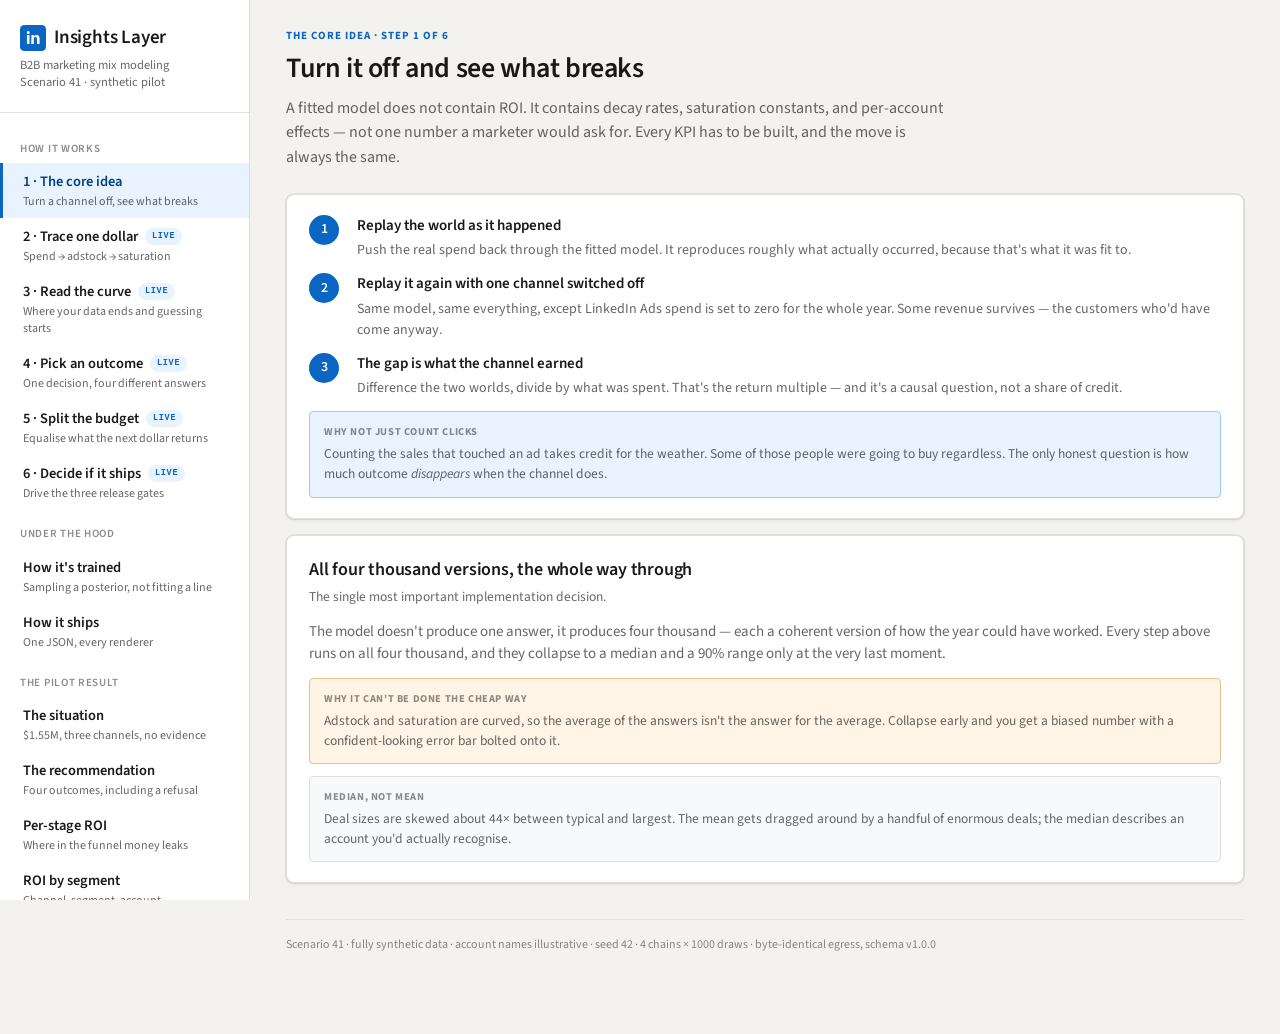
<file: index.html>
<!DOCTYPE html>
<html lang="en">
<head>
<meta charset="utf-8">
<meta name="viewport" content="width=device-width, initial-scale=1">
<link rel="icon" href="data:image/svg+xml,<svg xmlns='http://www.w3.org/2000/svg' viewBox='0 0 32 32'><rect width='32' height='32' rx='6' fill='%230a66c2'/><path d='M7 22 L13 14 L18 18 L25 9' stroke='%23ffffff' stroke-width='2.6' fill='none' stroke-linecap='round' stroke-linejoin='round'/></svg>">
<title>Insights Layer — B2B Marketing Mix Modeling</title>
<link rel="preconnect" href="https://fonts.googleapis.com">
<link rel="preconnect" href="https://fonts.gstatic.com" crossorigin>
<link href="https://fonts.googleapis.com/css2?family=Source+Sans+3:ital,wght@0,400;0,600;0,700;1,400&display=swap" rel="stylesheet">
<link rel="stylesheet" href="style.css">
</head>
<body>
<div class="shell">

  <nav class="sidebar">
    <div class="brand">
      <div class="brand-mark">
        <svg width="26" height="26" viewBox="0 0 24 24" aria-hidden="true">
          <rect width="24" height="24" rx="4" fill="#0a66c2"/>
          <path d="M6.4 9.3h2.4v8.2H6.4zM7.6 5.6a1.4 1.4 0 110 2.8 1.4 1.4 0 010-2.8zM10.6 9.3h2.3v1.1h.03c.32-.6 1.1-1.24 2.27-1.24 2.43 0 2.88 1.6 2.88 3.68v4.65h-2.4v-4.12c0-.98-.02-2.25-1.37-2.25-1.37 0-1.58 1.07-1.58 2.18v4.19h-2.4z" fill="#fff"/>
        </svg>
        Insights Layer
      </div>
      <div class="brand-sub">B2B marketing mix modeling<br>Scenario 41 · synthetic pilot</div>
    </div>

    <div class="nav-group">How it works</div>
    <button class="nav-item on" data-page="method"><span class="t">1 · The core idea</span><span class="s">Turn a channel off, see what breaks</span></button>
    <button class="nav-item live" data-page="simulator"><span class="t">2 · Trace one dollar</span><span class="s">Spend → adstock → saturation</span></button>
    <button class="nav-item live" data-page="curvesim"><span class="t">3 · Read the curve</span><span class="s">Where your data ends and guessing starts</span></button>
    <button class="nav-item live" data-page="outcomesim"><span class="t">4 · Pick an outcome</span><span class="s">One decision, four different answers</span></button>
    <button class="nav-item live" data-page="mixsim"><span class="t">5 · Split the budget</span><span class="s">Equalise what the next dollar returns</span></button>
    <button class="nav-item live" data-page="gatesim"><span class="t">6 · Decide if it ships</span><span class="s">Drive the three release gates</span></button>

    <div class="nav-group">Under the hood</div>
    <button class="nav-item" data-page="training"><span class="t">How it's trained</span><span class="s">Sampling a posterior, not fitting a line</span></button>
    <button class="nav-item" data-page="contract"><span class="t">How it ships</span><span class="s">One JSON, every renderer</span></button>

    <div class="nav-group">The pilot result</div>
    <button class="nav-item" data-page="overview"><span class="t">The situation</span><span class="s">$1.55M, three channels, no evidence</span></button>
    <button class="nav-item" data-page="outcomes"><span class="t">The recommendation</span><span class="s">Four outcomes, including a refusal</span></button>
    <button class="nav-item" data-page="funnel"><span class="t">Per-stage ROI</span><span class="s">Where in the funnel money leaks</span></button>
    <button class="nav-item" data-page="grains"><span class="t">ROI by segment</span><span class="s">Channel, segment, account</span></button>
    <button class="nav-item" data-page="tiers"><span class="t">If the budget changes</span><span class="s">The same answer at six pot sizes</span></button>
    <button class="nav-item" data-page="report"><span class="t">Executive report</span><span class="s">The eight Excel charts, live</span></button>

    <div class="nav-group">Can you trust it</div>
    <button class="nav-item" data-page="validation"><span class="t">Blind validation</span><span class="s">Did it recover a known answer?</span></button>
    <button class="nav-item" data-page="reconciliation"><span class="t">Reconciliation</span><span class="s">Model vs real lift experiments</span></button>
    <button class="nav-item" data-page="confidence"><span class="t">Confidence score</span><span class="s">A subtraction ladder, not a vibe</span></button>

    <div class="nav-group">Deliverables</div>
    <button class="nav-item" data-page="excel"><span class="t">Excel workbook</span><span class="s">Three tabs, ten tables</span></button>
    <button class="nav-item" data-page="powerbi"><span class="t">Power BI</span><span class="s">Same JSON, live tiles</span></button>
    <button class="nav-item" data-page="deck"><span class="t">Slide deck</span></button>
    <button class="nav-item" data-page="generated"><span class="t">Generated deck</span><span class="s">Built by the pipeline, not by hand</span></button>

  </nav>

  <main class="main">

    <!-- ================= OVERVIEW ================= -->
    <section class="page" id="p-overview">
      <div class="eyebrow">Scenario 41 · fully synthetic</div>
      <h1>A company with $1.55M and three places to put it</h1>
      <p class="lede">
        Twenty business accounts, a year of weekly data, three advertising channels.
        The current split is almost exactly even — not because anyone proved that was
        right, but because nobody could prove it was wrong.
      </p>

      <div class="card">
        <div class="grid5" id="kpi-strip"></div>
        <div class="note">
          <div class="note-label">These are the workbook's own KPI cards</div>
          <p>The Excel report opens on exactly these five figures, computed from the same
          canonical JSON that drives this page.</p>
        </div>
      </div>

      <div class="grid2">
        <div class="card">
          <h2>Where the money goes today</h2>
          <p class="sub">Roughly a third each. No evidence behind it.</p>
          <div id="current-split"></div>
        </div>
        <div class="card">
          <h2>What the model found</h2>
          <p class="sub">Closed-won revenue — the outcome finance actually recognises.</p>
          <div id="overview-roi"></div>
        </div>
      </div>

      <div id="overview-verdict"></div>

      <div class="card">
        <h2>The recommended split</h2>
        <p class="sub">Same total budget of $1.55M. This is a better arrangement, not a request for more.</p>
        <div id="overview-alloc"></div>
      </div>

      <div class="card">
        <h2>Health gates</h2>
        <p class="sub">All four must pass before anything is allowed to ship.</p>
        <div class="grid4" id="overview-gates"></div>
      </div>

      <p class="foot" id="foot-1"></p>
    </section>

    <!-- ================= FOUR OUTCOMES ================= -->
    <section class="page" id="p-outcomes">
      <div class="eyebrow">One engine · four scoreboards</div>
      <h1>What are you trying to grow?</h1>
      <p class="lede">
        The same fitted model answers four different business questions — and it does
        <em>not</em> give the same advice for each. That's the finding, not a bug: fast
        metrics aren't money, and real money is too slow to steer with.
      </p>
      <div class="tabs" id="oc-tabs"></div>
      <div id="oc-body"></div>
      <p class="foot" id="foot-2"></p>
    </section>

    <!-- ================= EXECUTIVE REPORT ================= -->
    <section class="page" id="p-report">
      <div class="eyebrow">Excel · Report tab</div>
      <h1>The executive report, rendered live</h1>
      <p class="lede">
        Eight charts in four sections — this is what opens when someone double-clicks the
        workbook. Every tile below is drawn from the same numbers the real export uses, and
        every caption is the one the export writes.
      </p>
      <div class="card card-tight">
        <div class="grid5" id="report-kpis"></div>
      </div>
      <div id="report-tiles"></div>
      <p class="foot" id="foot-report"></p>
    </section>

    <!-- ================= GRAINS ================= -->
    <section class="page" id="p-grains">
      <div class="eyebrow">Three levels of zoom</div>
      <h1>The same question, asked by three different people</h1>
      <p class="lede">
        One computation, three grains. The CMO asks about channels, the campaign marketer
        asks about segments, the sales team asks about named accounts.
      </p>

      <div class="card">
        <h2>Channel — the CMO's number</h2>
        <p class="sub">How is LinkedIn Ads doing?</p>
        <div id="grain-channel"></div>
      </div>

      <div class="card">
        <h2>Segment — the campaign marketer's number</h2>
        <p class="sub">Enterprise pays back 6×, SMB pays back 2×. That's a different budget conversation.</p>
        <div id="grain-segment"></div>
      </div>

      <div class="card">
        <h2>Account — the sales team's number</h2>
        <p class="sub">Named accounts, synthetic. Eight of twenty shown.</p>
        <div id="grain-account"></div>
        <div class="note note-amber">
          <div class="note-label">One rule that matters</div>
          <p>For a segment you sum the dollars and divide once. You never average the
          per-account ratios — do that and one $5 account with a freak 10× return outweighs
          a $5M account. Plausible-looking, and quietly wrong.</p>
        </div>
      </div>
      <p class="foot" id="foot-3"></p>
    </section>

    <!-- ================= BUDGET TIERS ================= -->
    <section class="page" id="p-tiers">
      <div class="eyebrow">Budget Tiers · a table in the workbook</div>
      <h1>What if the pot isn't $1.55M?</h1>
      <p class="lede">
        Nobody plans one budget. They plan the one they have, the one they hope for, and the
        one they'll get cut to. The optimizer runs at several total budgets and reports each
        with its own confidence — including whether that budget is a size the model has ever
        actually seen.
      </p>
      <div class="card">
        <div id="tier-table"></div>
        <div class="note note-amber">
          <div class="note-label">Watch the last row</div>
          <p>At 1.5× the budget, <code>in_modeled_range</code> flips to false. The model
          never observed spending at that level, so the answer is extrapolation rather than
          evidence — and confidence is docked 0.15 for exactly that reason.</p>
        </div>
      </div>
      <div class="card">
        <h2>How the recommended split drifts as the budget grows</h2>
        <p class="sub">More money pushes share back toward the channels that saturate later.</p>
        <div id="tier-chart"></div>
      </div>
      <p class="foot" id="foot-tiers"></p>
    </section>

    <!-- ================= CONFIDENCE ================= -->
    <section class="page" id="p-confidence">
      <div class="eyebrow">budget_mix.confidence_score</div>
      <h1>Confidence is a subtraction, not a feeling</h1>
      <p class="lede">
        Every run starts at 1.0 and loses points for specific, named problems. The reasons
        ship with the number, so nobody has to take the score on faith — they can read what
        went wrong and decide for themselves.
      </p>

      <div class="card">
        <h2>The deduction ladder</h2>
        <p class="sub">Every one of these is a real branch in the scoring code.</p>
        <div id="ladder"></div>
      </div>

      <div class="grid3" id="bands"></div>

      <div class="card">
        <h2>This run's score</h2>
        <div id="score-walk"></div>
      </div>

      <div class="note note-blue">
        <div class="note-label">Why bother</div>
        <p>A tool that always returns a confident number gives you no way to tell knowing
        from guessing. The score is what lets a person act on one answer and pause on
        another — and the reasons are what let them argue with it.</p>
      </div>
      <p class="foot" id="foot-conf"></p>
    </section>

    <!-- ================= RECONCILIATION ================= -->
    <section class="page" id="p-reconciliation">
      <div class="eyebrow">Reconciliation · the outside check</div>
      <h1>Does the model agree with a real experiment?</h1>
      <p class="lede">
        Where a genuine lift test exists — a holdout, a geo split — the model's answer gets
        compared against it. This is the only part of the system where something outside the
        model gets to say the model is wrong.
      </p>

      <div class="card">
        <div id="recon-table"></div>
      </div>

      <div class="card">
        <h2>The four verdicts</h2>
        <p class="sub">This vocabulary is fixed in code — a new status has to be added to the enum.</p>
        <div id="recon-vocab"></div>
      </div>

      <div class="note note-amber">
        <div class="note-label">When they disagree, the experiment wins</div>
        <p>A conflict costs 0.25 of the confidence score, tension costs 0.15, and having no
        test at all costs 0.10. A model that quietly outvotes a real experiment is worse
        than no model.</p>
      </div>
      <p class="foot" id="foot-recon"></p>
    </section>

    <!-- ================= PER-STAGE ROI ================= -->
    <section class="page" id="p-funnel">
      <div class="eyebrow">analyze/funnel.py · open PR</div>
      <h1>One blended number hides where the money leaks</h1>
      <p class="lede">
        Counting stage transitions throws away two things that matter: <em>direction</em> and
        <em>value</em>. A deal moving toward closed-won and a deal moving toward closed-lost
        both count as exactly one. Giving every stage its own dollar outcome closes that gap —
        and immediately turns up a finding a single ROI number cannot show.
      </p>

      <div class="card note-amber" style="box-shadow:none">
        <div class="note-label">The blind spot this closes</div>
        <p style="color:var(--text-2);margin-top:4px">
          The count outcome sums the transition tensor over both stage axes. Direction and
          value fall out in that sum. So a channel can look excellent at moving deals while
          being the reason they die later — and nothing in a blended number would tell you.
        </p>
      </div>

      <div class="card">
        <h2>The ladder</h2>
        <p class="sub">Four stages, top to bottom. Two of the CRM's stages deliberately aren't rungs.</p>
        <div id="stage-ladder"></div>
        <div id="stage-exclusions"></div>
      </div>

      <div class="card">
        <h2>What a stage level means</h2>
        <p class="sub">Two rules define it, and together they buy a free correctness check.</p>
        <div id="stage-rules"></div>
        <div class="note note-blue">
          <div class="note-label">Why the invariant is worth having</div>
          <p>Because credit is backfilled, stage dollars are cumulative <em>downward</em> — the
          series can only fall as you go down the funnel, so every stage-to-stage ratio lands
          in [0, 1] and is a genuine leak rate. That's not just tidy: a ratio above 1 is
          impossible, so the check doubles as a probe on the data-prep layer. If one ever
          appears, prep stopped crediting skipped stages.</p>
        </div>
      </div>

      <div class="card">
        <h2>Dollars driven to each stage</h2>
        <p class="sub">Per channel, per stage. Recovered as expected ROI × actual spend — the channel-off counterfactual, multiplied back.</p>
        <div id="stage-levels-chart"></div>
        <div id="stage-levels-table"></div>
      </div>

      <div class="card">
        <h2>ROI at every stage</h2>
        <p class="sub">The same ROI contract as the main egress, repeated once per stage.</p>
        <div id="funnel-roi-table"></div>
        <div class="note">
          <div class="note-label">Read across a row, not down a column</div>
          <p>Every channel returns less as you go down — that's just the funnel narrowing. The
          question worth asking is whether the <em>order</em> of the channels holds from top to
          bottom. Here it doesn't.</p>
        </div>
      </div>

      <div class="verdict verdict-hold">
        <span class="badge badge-hold">REVERSAL</span>
        <div>
          <h2>LinkedIn Ads wins the top of the funnel and loses the bottom</h2>
          <p>It generates leads more cheaply than anything else, then leaks harder than Search
          at every step down. On revenue that actually closed, Search overtakes it. A single
          blended ROI averages this away completely.</p>
          <div class="verdict-note">Ranked on marginal ROI — the payoff of the next dollar — because that's what a reallocation decision actually turns on.</div>
        </div>
      </div>

      <div class="card">
        <h2>Rank reversals</h2>
        <p class="sub">Channels whose rank at the top of the funnel differs from the bottom.</p>
        <div id="reversal-table"></div>
        <div class="note note-blue">
          <div class="note-label">Why credibility is a between-channel question</div>
          <p>A reversal means channel X outranked Y at the top and Y outranked X at the bottom.
          What has to be believable is the <strong>X-against-Y gap at each end</strong>, so
          <code>credible</code> is true only when the pair separates at both. Comparing one
          channel's own interval across stages would answer a different question — and answer
          it trivially, since stage dollars fall so hard that a channel's own intervals almost
          never overlap across stages.</p>
        </div>
      </div>

      <div class="card">
        <h2>Carry-through — why the reversal happens</h2>
        <p class="sub">The fraction of each stage's dollars that survive to the next.</p>
        <div id="carry-chart"></div>
        <div id="carry-table"></div>
        <div class="note">
          <div class="note-label">The pair naming isn't cosmetic</div>
          <p>Columns are named <code>&lt;to&gt;/&lt;from&gt;</code>. On a partial funnel the
          neighbouring stage isn't the adjacent one, and a bare <code>closed_won</code> column
          would quietly read as opportunity-to-won when it's really lead-to-won.</p>
        </div>
      </div>

      <div class="card">
        <h2>What this deliberately doesn't answer</h2>
        <div id="velocity-gap"></div>
      </div>

      <div class="card note-blue" style="box-shadow:none">
        <div class="note-label">Status</div>
        <p style="color:var(--text-2);margin-top:4px">
          The module and its tests are written and in review — not yet on master. No run has
          been committed, so the per-stage figures on this page are <strong>illustrative</strong>.
          They do satisfy the real invariants: levels never rise going down, and every
          carry-through ratio sits inside [0, 1].
        </p>
      </div>
      <p class="foot" id="foot-funnel"></p>
    </section>

    <!-- ================= VALIDATION ================= -->
    <section class="page" id="p-validation">
      <div class="eyebrow">Blind test</div>
      <h1>We built a world where we knew the answer</h1>
      <p class="lede">
        There's no ground truth in real marketing data — you can never fully check yourself.
        So: generate a fake company, secretly decide which channels actually work, hand the
        model only the messy observational data, and see if it finds what you planted.
      </p>
      <div class="grid2">
        <div class="card">
          <h2>The answer key</h2>
          <p class="sub">Planted before the data was generated. The model never sees this.</p>
          <div id="val-key"></div>
        </div>
        <div class="card">
          <h2>What the model recovered</h2>
          <p class="sub">From observational data alone — no experiments.</p>
          <div id="val-got"></div>
        </div>
      </div>
      <div class="card">
        <h2>Grading</h2>
        <div class="grid4" id="val-grade"></div>
        <div class="note">
          <div class="note-label">Why the levels aren't expected to match exactly</div>
          <p>Recovering exact per-channel dollars from observational data alone isn't
          possible — <strong>a perfect match would be a red flag</strong>, not a triumph.
          What is recoverable is the <strong>ranking</strong>, and the ranking is what a
          budget decision actually depends on.</p>
        </div>
      </div>
      <p class="foot" id="foot-4"></p>
    </section>

    <!-- ================= METHOD ================= -->
    <section class="page on" id="p-method">
      <div class="eyebrow">The core idea · step 1 of 6</div>
      <h1>Turn it off and see what breaks</h1>
      <p class="lede">
        A fitted model does not contain ROI. It contains decay rates, saturation constants,
        and per-account effects — not one number a marketer would ask for. Every KPI has to
        be built, and the move is always the same.
      </p>

      <div class="card">
        <div class="steps">
          <div class="step"><div class="step-n">1</div><div>
            <h3>Replay the world as it happened</h3>
            <p>Push the real spend back through the fitted model. It reproduces roughly what
            actually occurred, because that's what it was fit to.</p>
          </div></div>
          <div class="step"><div class="step-n">2</div><div>
            <h3>Replay it again with one channel switched off</h3>
            <p>Same model, same everything, except LinkedIn Ads spend is set to zero for the
            whole year. Some revenue survives — the customers who'd have come anyway.</p>
          </div></div>
          <div class="step"><div class="step-n">3</div><div>
            <h3>The gap is what the channel earned</h3>
            <p>Difference the two worlds, divide by what was spent. That's the return
            multiple — and it's a causal question, not a share of credit.</p>
          </div></div>
        </div>
        <div class="note note-blue">
          <div class="note-label">Why not just count clicks</div>
          <p>Counting the sales that touched an ad takes credit for the weather. Some of
          those people were going to buy regardless. The only honest question is how much
          outcome <em>disappears</em> when the channel does.</p>
        </div>
      </div>

      <div class="card">
        <h2>All four thousand versions, the whole way through</h2>
        <p class="sub">The single most important implementation decision.</p>
        <p style="color:var(--text-2)">
          The model doesn't produce one answer, it produces four thousand — each a coherent
          version of how the year could have worked. Every step above runs on all four
          thousand, and they collapse to a median and a 90% range only at the very last
          moment.
        </p>
        <div class="note note-amber">
          <div class="note-label">Why it can't be done the cheap way</div>
          <p>Adstock and saturation are curved, so the average of the answers isn't the
          answer for the average. Collapse early and you get a biased number with a
          confident-looking error bar bolted onto it.</p>
        </div>
        <div class="note">
          <div class="note-label">Median, not mean</div>
          <p>Deal sizes are skewed about 44× between typical and largest. The mean gets
          dragged around by a handful of enormous deals; the median describes an account you'd
          actually recognise.</p>
        </div>
      </div>
      <p class="foot" id="foot-5"></p>
    </section>

    <!-- ================= SIMULATOR ================= -->
    <section class="page" id="p-simulator">
      <div class="eyebrow">Interactive · step 2 of 6</div>
      <h1>Follow one dollar all the way to an outcome</h1>
      <p class="lede">
        The page before this describes the counterfactual in words. This one lets you run it.
        Move the sliders and watch one channel's dollars travel through adstock, saturation,
        and the fitted coefficient — real spend against the zeroed-out world — down to a
        single ROI number.
      </p>

      <div class="card">
        <h2>The six numbers</h2>
        <p class="sub">Two come from your data. Four are what the model learns.</p>
        <div class="sim-controls">
          <div class="sim-ctl">
            <label>Today's spend <span class="sim-val" id="v-spend">$1,000</span></label>
            <input type="range" id="sim-spend" min="0" max="5000" step="10" value="1000">
            <div class="sim-desc"><span class="sim-src sim-src-data">from data</span>The actual budget you put into this channel today.</div>
          </div>
          <div class="sim-ctl">
            <label>Yesterday's carryover <span class="sim-val" id="v-carry">400</span></label>
            <input type="range" id="sim-carry" min="0" max="2000" step="10" value="400">
            <div class="sim-desc"><span class="sim-src sim-src-data">from data</span>Leftover exposure still working from yesterday's spend.</div>
          </div>
          <div class="sim-ctl">
            <label>Decay rate <span class="sim-val" id="v-decay">0.30</span></label>
            <input type="range" id="sim-decay" min="0" max="0.9" step="0.01" value="0.3">
            <div class="sim-desc"><span class="sim-src">learned</span>How much of today's impact lingers into tomorrow — a webinar someone half-remembers weeks later.</div>
          </div>
          <div class="sim-ctl">
            <label>Coefficient (ceiling) <span class="sim-val" id="v-coef">8,500</span></label>
            <input type="range" id="sim-coef" min="1000" max="15000" step="50" value="8500">
            <div class="sim-desc"><span class="sim-src">learned</span>The most this channel could ever contribute, even with unlimited budget.</div>
          </div>
          <div class="sim-ctl">
            <label>Half-saturation <span class="sim-val" id="v-halfsat">900</span></label>
            <input type="range" id="sim-halfsat" min="100" max="3000" step="10" value="900">
            <div class="sim-desc"><span class="sim-src">learned</span>The spend level where this channel is already halfway maxed out.</div>
          </div>
          <div class="sim-ctl">
            <label>Slope <span class="sim-val" id="v-slope">1.50</span></label>
            <input type="range" id="sim-slope" min="0.5" max="4" step="0.05" value="1.5">
            <div class="sim-desc"><span class="sim-src">learned</span>How abruptly returns taper off — higher means diminishing returns hit sooner.</div>
          </div>
        </div>
        <div class="note note-blue">
          <div class="note-label">What you're actually moving</div>
          <p>The two <em>from data</em> sliders are inputs the model never estimates — they're
          what happened. The four <em>learned</em> sliders are parameters the sampler infers,
          and in the real system each one is a whole distribution, not a single value. Dragging
          them by hand is a way of asking "what if the model had concluded something else?"</p>
        </div>
      </div>

      <div class="card">
        <h2>The counterfactual, side by side</h2>
        <p class="sub">Every KPI in this project is built on this chain — run twice. One world
        has the spend, one doesn't, and the gap between them is the whole answer.</p>
        <div class="sim-pgrid">
        <div class="sim-pcol">
          <div class="sim-col-head sim-col-real">Real spend, replayed</div>
          <div class="sim-pipeline">
            <div class="sim-stage" id="sim-stage-spend">
              <div class="sim-stage-head"><span class="sim-stage-name">1 · Raw spend</span><span class="sim-stage-tag">from data</span></div>
              <div class="sim-formula" id="f-spend"></div>
              <div class="sim-result"><span class="sim-rlabel">today's dollars in</span><span id="r-spend"></span></div>
            </div>
            <div class="sim-arrow">↓</div>
            <div class="sim-stage" id="sim-stage-adstock">
              <div class="sim-stage-head"><span class="sim-stage-name">2 · Adstock</span><span class="sim-stage-tag">learned: decay</span></div>
              <div class="sim-formula" id="f-adstock"></div>
              <div class="sim-result"><span class="sim-rlabel">effective exposure</span><span id="r-adstock"></span></div>
            </div>
            <div class="sim-arrow">↓</div>
            <div class="sim-stage" id="sim-stage-sat">
              <div class="sim-stage-head"><span class="sim-stage-name">3 · Hill saturation</span><span class="sim-stage-tag">learned: half-sat, slope</span></div>
              <div class="sim-formula" id="f-sat"></div>
              <div class="sim-result"><span class="sim-rlabel">% of max captured</span><span id="r-sat"></span></div>
            </div>
            <div class="sim-arrow">↓</div>
            <div class="sim-stage" id="sim-stage-coef">
              <div class="sim-stage-head"><span class="sim-stage-name">4 · Coefficient</span><span class="sim-stage-tag">learned: ceiling</span></div>
              <div class="sim-formula" id="f-coef"></div>
              <div class="sim-result"><span class="sim-rlabel">predicted outcome</span><span id="r-coef"></span></div>
            </div>
          </div>
        </div>
        <div class="sim-pcol sim-off">
          <div class="sim-col-head sim-col-off">Channel zeroed out</div>
          <div class="sim-pipeline">
            <div class="sim-stage" id="sim-stage-spend-off">
              <div class="sim-stage-head"><span class="sim-stage-name">1 · Raw spend</span><span class="sim-stage-tag">forced to zero</span></div>
              <div class="sim-formula" id="f-spend-off"></div>
              <div class="sim-result"><span class="sim-rlabel">today's dollars in</span><span id="r-spend-off"></span></div>
            </div>
            <div class="sim-arrow">↓</div>
            <div class="sim-stage" id="sim-stage-adstock-off">
              <div class="sim-stage-head"><span class="sim-stage-name">2 · Adstock</span><span class="sim-stage-tag">same decay</span></div>
              <div class="sim-formula" id="f-adstock-off"></div>
              <div class="sim-result"><span class="sim-rlabel">effective exposure</span><span id="r-adstock-off"></span></div>
            </div>
            <div class="sim-arrow">↓</div>
            <div class="sim-stage" id="sim-stage-sat-off">
              <div class="sim-stage-head"><span class="sim-stage-name">3 · Hill saturation</span><span class="sim-stage-tag">same curve</span></div>
              <div class="sim-formula" id="f-sat-off"></div>
              <div class="sim-result"><span class="sim-rlabel">% of max captured</span><span id="r-sat-off"></span></div>
            </div>
            <div class="sim-arrow">↓</div>
            <div class="sim-stage" id="sim-stage-coef-off">
              <div class="sim-stage-head"><span class="sim-stage-name">4 · Coefficient</span><span class="sim-stage-tag">same ceiling</span></div>
              <div class="sim-formula" id="f-coef-off"></div>
              <div class="sim-result"><span class="sim-rlabel">predicted outcome</span><span id="r-coef-off"></span></div>
            </div>
          </div>
        </div>
        </div>
        <p class="sub" style="margin:16px 0 0">
          Same decay, half-saturation, slope, and coefficient on both sides — nothing about the
          model changes. Only the spend going in differs.
        </p>
        <div class="sim-roi" id="sim-roi">
          <div class="sim-roi-metric"><span class="sim-roi-label">delta (real − off)</span><span class="sim-roi-v" id="roi-delta">—</span></div>
          <div class="sim-roi-op">÷</div>
          <div class="sim-roi-metric"><span class="sim-roi-label">spend</span><span class="sim-roi-v" id="roi-spend">—</span></div>
          <div class="sim-roi-op">=</div>
          <div class="sim-roi-metric"><span class="sim-roi-label">average ROI</span><span class="sim-roi-v sim-roi-final" id="roi-final">—</span></div>
          <div class="sim-roi-sep"></div>
          <div class="sim-roi-metric"><span class="sim-roi-label">marginal ROI (next $)</span><span class="sim-roi-v sim-roi-mroi" id="mroi-final">—</span></div>
        </div>
        <div id="sim-roi-sentinel"></div>
        <p class="sub" style="margin-top:-4px">
          <strong>Average ROI</strong> is the return on every dollar already spent.
          <strong>Marginal ROI</strong> is the slope of the curve right now — what the
          <em>next</em> dollar would earn. Read straight off the response curve below.
          These two diverge as a channel saturates, and that gap is the whole reason the
          optimiser doesn't just pile budget into the highest-ROI channel.
        </p>
        <div class="note note-amber">
          <div class="note-label">Notice what happens at zero spend</div>
          <p>The zeroed-out column still shows carryover working through — yesterday's dollars
          don't vanish because today's stopped. That residue is why the honest question is
          "how much outcome disappears", not "how many sales touched an ad".</p>
        </div>
      </div>

      <div class="card">
        <h2>Response curve</h2>
        <p class="sub">The same pipeline swept across every spend level. The dot tracks your slider.</p>
        <svg id="sim-curve" width="100%" viewBox="0 0 900 280" preserveAspectRatio="xMidYMid meet"></svg>
        <div class="note">
          <div class="note-label">Why the curve bends</div>
          <p>Flat at the end is saturation — the market can only absorb so much at once. The
          <span style="color:var(--amber);font-weight:600">amber tangent</span> at your dot is
          <em>marginal</em> ROI: the return on the next dollar. Push spend high enough and the
          tangent goes flat while average ROI still looks healthy. That's a saturated channel,
          and it's exactly the situation where the honest recommendation is "stop adding here".</p>
        </div>
      </div>

      <div class="note note-blue" style="max-width:none">
        <div class="note-label">One draw, one day</div>
        <p>This traces a single day under a single posterior draw. The real system runs this
        entire chain for all 4,000 draws across every account and week, then collapses to a
        median and a 90% range at the very last moment — because adstock and saturation are
        curved, so the average of the answers isn't the answer for the average.</p>
      </div>
      <p class="foot" id="foot-sim"></p>
    </section>

    <!-- ================= RESPONSE CURVES ================= -->
    <section class="page" id="p-curvesim">
      <div class="eyebrow">Interactive · step 3 of 6</div>
      <h1>One channel's whole story, not just one number</h1>
      <p class="lede">
        ROI is a single point on a curve. This is the curve behind it. Reshape it, drag along it,
        and watch where your real data stops and the model starts extrapolating on assumption
        alone — the thing that costs a recommendation confidence in production.
      </p>

      <div class="card">
        <div class="card-head">
          <h2>Hill saturation</h2>
          <span class="card-tag">what every curve here plots</span>
        </div>
        <div class="rc-banner">
          outcome = <span class="num">coefficient</span> × spend<sup>slope</sup> ÷ ( spend<sup>slope</sup> + half-saturation<sup>slope</sup> )
        </div>
        <p class="sub" style="margin:12px 0 0">
          Three parameters, three different jobs. <strong>Coefficient</strong> sets the ceiling —
          the most this channel could ever contribute. <strong>Half-saturation</strong> is the
          spend level where you've captured half of that ceiling. <strong>Slope</strong> controls
          how abruptly diminishing returns arrive. All three are learned per channel, and in the
          real system each is a distribution, not a number.
        </p>
      </div>

      <div class="rc-tabs" id="rc-tabs"></div>

      <div class="rc-layout">
        <div class="card">
          <h2 style="font-size:14px">Curve shape</h2>
          <div class="rc-ctl">
            <label>Ceiling — most it could ever return <span class="v" id="rc-v-coef"></span></label>
            <input type="range" id="rc-coef" min="1000" max="16000" step="50">
          </div>
          <div class="rc-ctl">
            <label>Spend that gets you halfway there <span class="v" id="rc-v-halfsat"></span></label>
            <input type="range" id="rc-halfsat" min="100" max="3500" step="10">
          </div>
          <div class="rc-ctl">
            <label>How fast returns taper off <span class="v" id="rc-v-slope"></span></label>
            <input type="range" id="rc-slope" min="0.5" max="4" step="0.05">
          </div>
          <div class="rc-ctl">
            <label>Most you've ever actually spent <span class="v" id="rc-v-observed"></span></label>
            <input type="range" id="rc-observed" min="500" max="5000" step="50">
          </div>
          <div class="rc-toggle-row">
            <span>Compare all channels</span>
            <div class="gs-track" id="rc-compare" role="switch" aria-checked="false" tabindex="0"><div class="gs-knob"></div></div>
          </div>
        </div>

        <div class="card">
          <div class="rc-legend">
            <span class="li"><span class="sw" id="rc-sw-main"></span>this channel</span>
            <span class="li"><span class="sw sw-dash"></span>past your data — extrapolating</span>
            <span class="li"><span class="sw" style="background:#915907"></span>tangent = marginal ROI</span>
          </div>
          <svg id="rc-curve" width="100%" viewBox="0 0 900 320" preserveAspectRatio="xMidYMid meet"></svg>
          <div class="rc-ctl" style="margin-top:10px">
            <label>Spend — drag along the curve <span class="v" id="rc-v-spend"></span></label>
            <input type="range" id="rc-spend" min="0" max="5000" step="10">
          </div>
          <div class="rc-readout">
            <div class="rc-metric"><span class="rc-label">predicted outcome</span><span class="rc-v" id="rc-out"></span></div>
            <div class="rc-metric"><span class="rc-label">average ROI here</span><span class="rc-v" id="rc-roi"></span></div>
            <div class="rc-metric"><span class="rc-label">marginal ROI, next $</span><span class="rc-v rc-mroi" id="rc-mroi"></span></div>
            <div class="rc-metric"><span class="rc-label">is this spend supported?</span><span class="rc-v" id="rc-status"></span></div>
          </div>
        </div>
      </div>

      <div class="note note-amber" style="max-width:none">
        <div class="note-label">Why "extrapolated" is a real penalty, not a caption</div>
        <p>The shaded region is spend you've actually run. Past that line the curve is the model's
        <em>assumption</em> about a regime it has never observed — the Hill shape continues
        because that's the functional form, not because anything confirmed it. Production tracks
        this as <code>in_modeled_range</code>, and a recommendation that lands outside it takes a
        <strong>−0.15</strong> hit to its confidence score under <code>BUDGET_OUT_OF_RANGE</code>.
        It's the difference between "we measured this" and "the curve says so".</p>
      </div>

      <div class="note note-blue" style="max-width:none">
        <div class="note-label">Flatten the slope and watch both numbers move</div>
        <p>Drag spend to the right on any channel: average ROI declines gently while marginal ROI
        falls off a cliff. That divergence is what the budget optimiser reallocates on — a channel
        can still look profitable on average long after its next dollar has stopped being worth
        spending. Turn on <em>compare all channels</em> to see why the answer is never "put it all
        in the best one": the curves cross, so which channel deserves the next dollar depends
        entirely on where each one currently sits.</p>
      </div>
      <p class="foot" id="foot-curvesim"></p>
    </section>

    <!-- ================= BUDGET MIX SIMULATOR ================= -->
    <section class="page" id="p-mixsim">
      <div class="eyebrow">Interactive · step 5 of 6</div>
      <h1>Where should the next dollar go</h1>
      <p class="lede">
        The previous page traced one dollar into one channel. This one asks the question
        the optimiser actually answers: given a fixed pot, how should it be split? Drag any
        share and the others rebalance to keep the total at 100%. Each channel has its own
        diminishing-returns curve — watch marginal ROI diverge as you overspend one, then
        hit optimise to see where the solver lands.
      </p>

      <div class="grid2">
        <div class="card">
          <div class="card-head">
            <h2>Allocation</h2>
            <span class="card-tag">sliders sum to 100%</span>
          </div>
          <div class="mix-budget">
            <label for="mix-budget-input">Total budget</label>
            <input type="number" id="mix-budget-input" value="10000" min="1000" max="50000" step="500">
          </div>
          <div id="mix-channels"></div>
        </div>

        <div class="card">
          <div class="card-head">
            <h2>Spend split</h2>
            <span class="card-tag">live</span>
          </div>
          <div class="mix-pie-wrap">
            <svg id="mix-pie" width="220" height="220" viewBox="0 0 220 220"></svg>
            <div class="mix-legend" id="mix-legend"></div>
          </div>
        </div>
      </div>

      <div class="card">
        <div class="mix-totals">
          <div class="mix-metric">
            <span class="mix-label">total predicted outcome</span>
            <span class="mix-v" id="mix-total-out">—</span>
          </div>
          <div class="mix-metric">
            <span class="mix-label">vs even split</span>
            <span class="mix-v" id="mix-delta-out">—</span>
          </div>
          <div class="mix-metric">
            <span class="mix-label">marginal ROI spread</span>
            <span class="mix-v" id="mix-spread">—</span>
          </div>
        </div>
        <div class="mix-actions">
          <button class="mix-btn mix-btn-primary" id="mix-optimize">Optimise</button>
          <button class="mix-btn" id="mix-reset">Reset to even split</button>
        </div>
        <div class="note">
          <div class="note-label">What optimising actually does</div>
          <p>It moves budget away from whichever channel has the <em>lowest</em> marginal ROI —
          the value of its next dollar — toward whichever has the <em>highest</em>, repeating
          until every channel's next dollar is worth about the same. That equal-marginal-return
          point is the mathematical optimum. Note it is <strong>not</strong> the channel with the
          best average ROI that wins the money; it's the one whose curve still has room to climb.
          Watch the spread above collapse toward zero as it converges.</p>
        </div>
      </div>

      <div class="note note-blue" style="max-width:none">
        <div class="note-label">How this differs from the real solver</div>
        <p>This page uses equal-marginal-return hill climbing, which is the intuition behind the
        answer. The production path calls <code>scipy.optimize.minimize</code> with SLSQP
        (<code>maxiter 200</code>, <code>ftol 1e-7</code>) against the full posterior — it maximises
        mean predicted outcome across all 4,000 draws subject to shares summing to 1 and
        per-channel bounds, then projects back into those bounds. Same optimality condition,
        but run once per draw rather than on a single illustrative curve.</p>
      </div>
      <p class="foot" id="foot-mixsim"></p>
    </section>

    <!-- ================= GATE SIMULATOR ================= -->
    <section class="page" id="p-gatesim">
      <div class="eyebrow">Interactive · step 6 of 6</div>
      <h1>Decide whether this result ships</h1>
      <p class="lede">
        Three separate questions, three separate checks, asked in order. Move the sliders and
        toggles and watch each gate — and the final verdict — respond the way the real pipeline
        would. Every threshold below is the actual value from source, not a stand-in.
      </p>

      <div class="card">
        <div class="card-head">
          <h2>1 · Convergence gates</h2>
          <span class="badge" id="gs-conv-badge">—</span>
        </div>
        <p class="sub">Did the sampler produce a trustworthy posterior at all? Checked first,
        because nothing downstream means anything if this fails.</p>
        <div class="gs-grid">
          <div class="gs-gate">
            <div class="gs-gate-top"><span class="gs-gate-name">r̂ (max)</span><span class="gs-gate-val" id="gs-rhat-val"></span></div>
            <input type="range" id="gs-rhat" min="1.000" max="1.150" step="0.001" value="1.008">
            <div class="gs-thresh">pass if ≤ 1.01</div>
          </div>
          <div class="gs-gate">
            <div class="gs-gate-top"><span class="gs-gate-name">ESS bulk (min)</span><span class="gs-gate-val" id="gs-essb-val"></span></div>
            <input type="range" id="gs-essb" min="0" max="2000" step="10" value="650">
            <div class="gs-thresh">pass if ≥ 400</div>
          </div>
          <div class="gs-gate">
            <div class="gs-gate-top"><span class="gs-gate-name">ESS tail (min)</span><span class="gs-gate-val" id="gs-esst-val"></span></div>
            <input type="range" id="gs-esst" min="0" max="2000" step="10" value="580">
            <div class="gs-thresh">pass if ≥ 400</div>
          </div>
          <div class="gs-gate">
            <div class="gs-gate-top"><span class="gs-gate-name">divergences</span><span class="gs-gate-val" id="gs-div-val"></span></div>
            <input type="range" id="gs-div" min="0" max="50" step="1" value="0">
            <div class="gs-thresh">pass if = 0</div>
          </div>
        </div>
        <div class="note" style="margin-top:16px">
          <div class="note-label">Why divergences gate at exactly zero</div>
          <p>A divergence isn't noise — it's the sampler reporting it couldn't traverse a region
          of the posterior. Those draws are biased in a <em>direction</em>, not merely imprecise,
          so "a few" is not a tolerable amount.</p>
        </div>
      </div>

      <div class="card">
        <div class="card-head">
          <h2>2 · Reconciliation</h2>
          <span class="badge" id="gs-recon-badge">—</span>
        </div>
        <p class="sub">Does the model agree with a randomised lift test — real external evidence,
        not another view of the same posterior? This is the only check that touches ground truth.</p>

        <div class="grid2">
          <div class="gs-field">
            <div class="gs-flabel">Model ROI (posterior mean)</div>
            <input type="range" id="gs-model" min="2" max="7" step="0.01" value="4.43">
            <div class="gs-fval" id="gs-model-val"></div>
          </div>
          <div class="gs-field">
            <div class="gs-flabel">Lift-test ROI (measured)</div>
            <input type="range" id="gs-lift" min="2" max="7" step="0.01" value="4.10">
            <div class="gs-fval" id="gs-lift-val"></div>
          </div>
          <div class="gs-field">
            <div class="gs-flabel">σ model (posterior SD)</div>
            <input type="range" id="gs-sigmam" min="0.05" max="1.5" step="0.01" value="0.42">
            <div class="gs-fval" id="gs-sigmam-val"></div>
          </div>
          <div class="gs-field">
            <div class="gs-flabel">σ lift (experiment SE)</div>
            <input type="range" id="gs-sigmal" min="0.05" max="1.5" step="0.01" value="0.35">
            <div class="gs-fval" id="gs-sigmal-val"></div>
          </div>
        </div>

        <div class="gs-zbar">
          <div class="gs-zbar-track">
            <div class="gs-zband gs-zband-agree">AGREE</div>
            <div class="gs-zband gs-zband-tension">TENSION</div>
            <div class="gs-zband gs-zband-conflict">CONFLICT</div>
            <div class="gs-zmark" id="gs-zmark"></div>
          </div>
          <div class="gs-zscale"><span>Z = 0</span><span>1</span><span>2</span><span>3+</span></div>
        </div>

        <div class="gs-zreadout">
          <div><span class="gs-flabel">gap</span><span class="gs-fval" id="gs-gap"></span></div>
          <div><span class="gs-flabel">denominator √(σ²ₘ + σ²ₗ)</span><span class="gs-fval" id="gs-denom"></span></div>
          <div><span class="gs-flabel">Z score</span><span class="gs-fval" id="gs-z"></span></div>
        </div>

        <div class="note">
          <div class="note-label">Why the denominator carries both σ</div>
          <p>This is a <strong>two-sample</strong> Z. Treating the experiment as exact ground
          truth with zero error would manufacture CONFLICTs out of noisy lift tests. Widen
          <em>either</em> σ and the same gap becomes less damning — which is correct, because
          two uncertain estimates disagreeing by a little is not evidence of anything.</p>
          <p style="margin-top:8px">Note the flip side, which the source calls intended: a very
          tight posterior trips CONFLICT on a small gap, while an under-converged one can barely
          reach TENSION even on a large gap. That's why convergence is gate 1 — an
          under-converged fit should be stopped before it ever gets here.</p>
        </div>
      </div>

      <div class="card">
        <div class="card-head">
          <h2>3 · Stability</h2>
          <span class="badge" id="gs-stab-badge">—</span>
        </div>
        <p class="sub">Perturb the data ten ways and re-run. Does the top-3 ranking survive?
        These are the ten real perturbations, in RFC order — toggle each to say whether the
        recommendation held.</p>
        <div class="gs-toggles" id="gs-toggles"></div>
        <div class="gs-stab-summary">
          <span id="gs-stab-count"></span>
          <span class="gs-thresh">10/10 High · 9–8/10 Medium · ≤7/10 Low</span>
        </div>
        <div class="note" style="margin-top:16px">
          <div class="note-label">The model is never re-fitted</div>
          <p>This is a fit-once, read-only sensitivity analysis. Re-running the sampler with a
          different seed would only measure Monte Carlo noise — the RFC explicitly rules that out
          ("Pillar 3 is NOT random-seed resampling"). A loop also only fails on a
          <em>beyond-noise</em> reorder: if two channels' 90% intervals overlap, or their medians
          sit within 5%, swapping them is a tie, not instability.</p>
        </div>
      </div>

      <div class="card gs-verdict">
        <div class="gs-verdict-label">Final verdict</div>
        <div class="gs-verdict-name" id="gs-verdict-name">—</div>
        <div class="gs-verdict-desc" id="gs-verdict-desc"></div>
      </div>

      <div class="note note-blue" style="max-width:none">
        <div class="note-label">Why the order matters</div>
        <p>These aren't three scores to average — they're a sequence, and each one is only
        meaningful if the previous passed. Fail convergence and the numbers aren't numbers.
        Pass convergence but conflict with a lift test and the model is converged and
        <em>wrong</em>. Pass both but fail stability and the model may well be right, yet the
        specific recommendation isn't robust enough to move budget on. A model can be stable and
        wrong, or right and unstable, which is exactly why one gate can't replace the others.</p>
      </div>
      <p class="foot" id="foot-gatesim"></p>
    </section>

    <!-- ================= OUTCOME TYPES ================= -->
    <section class="page" id="p-outcomesim">
      <div class="eyebrow">Interactive · step 4 of 6</div>
      <h1>One spend decision, four honest answers</h1>
      <p class="lede">
        The model doesn't check one metric. It checks four at once, off the same frozen
        posterior — and any one of them can refuse to answer if the data behind it is too thin,
        instead of guessing. Move the sliders and watch an outcome drop out.
      </p>

      <div class="card">
        <div class="card-head">
          <h2>Where each one sits on the funnel</h2>
          <span class="card-tag">the same account, four places to measure it</span>
        </div>
        <p class="sub">An account walks these four stages in order. Each outcome measures a
        different point on that walk — which is why they disagree, and why measuring only the
        last one means waiting a quarter to learn anything.</p>

        <div class="fr-rail">
          <div class="fr-stage" style="--s:#01754f">
            <div class="fr-node">Lead</div>
            <div class="fr-def">Someone raised a hand</div>
          </div>
          <div class="fr-arrow"><span>&rarr;</span></div>
          <div class="fr-stage" style="--s:#01754f">
            <div class="fr-node">Qualified</div>
            <div class="fr-def">Worth a salesperson's time</div>
          </div>
          <div class="fr-arrow"><span>&rarr;</span></div>
          <div class="fr-stage" style="--s:#0a66c2">
            <div class="fr-node">Opportunity</div>
            <div class="fr-def">A real deal with a dollar value</div>
          </div>
          <div class="fr-arrow"><span>&rarr;</span></div>
          <div class="fr-stage" style="--s:#915907">
            <div class="fr-node">Closed won</div>
            <div class="fr-def">Signed and invoiced</div>
          </div>
        </div>

        <div class="fr-measures">
          <div class="fr-m" style="--s:#01754f">
            <span class="fr-m-t">Qualified Leads</span>
            <span class="fr-m-w">counts accounts that reach <strong>Qualified</strong></span>
          </div>
          <div class="fr-m" style="--s:#0a66c2">
            <span class="fr-m-t">Pipeline Revenue</span>
            <span class="fr-m-w">sums deal value sitting at <strong>Opportunity</strong></span>
          </div>
          <div class="fr-m" style="--s:#6a5acd">
            <span class="fr-m-t">Stage Transitions</span>
            <span class="fr-m-w">counts the <strong>arrows</strong>, not the stages &mdash; any forward step</span>
          </div>
          <div class="fr-m" style="--s:#915907">
            <span class="fr-m-t">Closed-Won Revenue</span>
            <span class="fr-m-w">sums deal value that reaches <strong>Closed won</strong></span>
          </div>
        </div>

        <div class="note note-blue" style="max-width:none;margin-top:16px">
          <div class="note-label">A deal is credited at every stage it passed</div>
          <p>Reach Closed won and you're counted at Qualified and Opportunity too, even if the
          CRM never logged those steps — the deal demonstrably got that deep. Without that
          backfill a fast-moving deal would look like it never qualified. Dollars are recorded
          unweighted: a $100K deal at Opportunity contributes $100K there, not $100K times some
          win probability.</p>
        </div>

        <div class="fr-excl">
          <span class="fr-excl-h">Two stages deliberately left off the ladder</span>
          <div><code>closed_lost</code> &mdash; an ending, not progress. Dropped silently.</div>
          <div><code>prospect</code> &mdash; folded into the stage below, so no outcome is fit for
          it. It's still named so an error can tell you which stage to use instead.</div>
        </div>
      </div>

      <div class="card">
        <h2>What the four actually measure</h2>
        <p class="sub">They're not four versions of the same thing. Two are dollars, two are
        counts, and they move on completely different clocks.</p>
        <table class="oc-table">
          <thead>
            <tr><th>Outcome</th><th>Unit</th><th>Typical lag</th><th>What "ROI" means here</th></tr>
          </thead>
          <tbody>
            <tr>
              <td><span class="oc-dot" style="background:#01754f"></span>Qualified Leads</td>
              <td>Count</td><td>Days — earliest funnel signal</td>
              <td>A rate: leads surfaced per dollar, not revenue</td>
            </tr>
            <tr>
              <td><span class="oc-dot" style="background:#0a66c2"></span>Pipeline Revenue</td>
              <td>Dollars</td><td>Days to weeks — reacts fastest</td>
              <td>Dollars of open deal value per dollar spent</td>
            </tr>
            <tr>
              <td><span class="oc-dot" style="background:#6a5acd"></span>Stage Transitions</td>
              <td>Count</td><td>Weeks — tracks momentum, not entry</td>
              <td>A rate: stage advances per dollar, not revenue</td>
            </tr>
            <tr>
              <td><span class="oc-dot" style="background:#915907"></span>Closed-Won Revenue</td>
              <td>Dollars</td><td>Months — the slowest to move</td>
              <td>Dollars of signed revenue per dollar spent</td>
            </tr>
          </tbody>
        </table>
        <div class="note" style="margin-top:16px">
          <div class="note-label">Why a count can't be compared to a dollar</div>
          <p>Qualified Leads and Stage Transitions have no dollar value attached, so their "ROI"
          is a <em>rate</em> — advances per dollar. A 0.004 next to a 4.55&times; isn't a worse
          channel, it's a different unit. That's also why count outcomes additionally emit
          <code>cost_per_outcome_usd</code>, which inverts to dollars-per-thing and is the number
          a human can actually reason about.</p>
        </div>
      </div>

      <div class="card">
        <h2>Shared inputs</h2>
        <p class="sub">Adstock happens once, upstream of all four. It describes how this
        channel's exposure lingers, not how any one outcome responds to it — so the same
        adstocked exposure feeds every card below. Only saturation and the coefficient
        after that point are per-outcome.</p>
        <div class="oc-inputs">
          <div class="oc-input">
            <label>Today's spend in this channel <span class="sim-val" id="oc-spend-val"></span></label>
            <input type="range" id="oc-spend" min="0" max="5000" step="50" value="1800">
          </div>
          <div class="oc-input">
            <label>Decay — how much lingers to tomorrow <span class="sim-val" id="oc-decay-val"></span></label>
            <input type="range" id="oc-decay" min="0" max="0.9" step="0.01" value="0.3">
          </div>
          <div class="oc-input">
            <label>Yesterday's leftover exposure <span class="sim-val" id="oc-carry-val"></span></label>
            <input type="range" id="oc-carry" min="0" max="2000" step="10" value="400">
          </div>
        </div>
        <div class="oc-shared" id="oc-shared"></div>
      </div>

      <div class="oc-grid" id="oc-cards"></div>

      <div class="note note-amber" style="max-width:none">
        <div class="note-label">These four curves are illustrative</div>
        <p>Coefficient, half-saturation and slope below are hand-picked so the four outcomes look
        sensibly different from each other. They are not derived from a fit. In the real system
        every one of them comes out of NUTS sampling against actual history, with a different
        value on every posterior draw. The <em>shapes</em> and the refusal logic are real; the
        specific numbers are not.</p>
      </div>

      <div class="note note-blue" style="max-width:none">
        <div class="note-label">The refusal is the point</div>
        <p>Drag a signal-strength slider low enough and that outcome stops answering — exactly
        what Pipeline Revenue does in the live scenario. The ESS gate is checked <em>before</em>
        anything is computed, so a thin outcome never produces a confident-looking number that
        happens to rest on nothing. An honest "not enough data here" is more useful than a
        precise guess, and it's the behaviour that makes the other three trustworthy.</p>
      </div>
      <p class="foot" id="foot-outcomesim"></p>
    </section>

    <!-- ================= TRAINING ================= -->
    <section class="page" id="p-training">
      <div class="eyebrow">Under the hood</div>
      <h1>How the model gets fit</h1>
      <p class="lede">
        Not trained in the gradient-descent sense — there's no loss function or epochs. It's
        <em>sampled</em>. You describe the structure, and a sampler explores which parameter
        values are consistent with what actually happened.
      </p>

      <div class="card">
        <h2>The structure, in the order data flows</h2>
        <div class="flow">
          <div class="flow-box"><div class="flow-tag">Input</div><h3>Spend</h3><p>Per account, per channel, per week.</p></div>
          <div class="flow-box"><div class="flow-tag">→</div><h3>Ad memory</h3><p>This week carries a fraction of last week's effect.</p></div>
          <div class="flow-box"><div class="flow-tag">→</div><h3>Saturation</h3><p>A curve that bends — the tenth impression does less.</p></div>
          <div class="flow-box"><div class="flow-tag">→</div><h3>× account effect</h3><p>A per-account coefficient, pooled across segments.</p></div>
          <div class="flow-box"><div class="flow-tag">→</div><h3>+ baseline</h3><p>Organic demand and seasonality.</p></div>
          <div class="flow-box"><div class="flow-tag">Out</div><h3>Likelihood</h3><p>LogNormal for money, NegBinomial for counts.</p></div>
        </div>
      </div>

      <div class="grid2">
        <div class="card">
          <h2>Sampling setup</h2>
          <div class="def"><div class="def-k">Sampler</div><div>NUTS (No-U-Turn) in PyMC</div></div>
          <div class="def"><div class="def-k">Chains</div><div>4 independent explorations</div></div>
          <div class="def"><div class="def-k">Draws</div><div>1,000 kept + 1,000 tuning, per chain</div></div>
          <div class="def"><div class="def-k">Total draws</div><div>4,000 possible worlds</div></div>
          <div class="def"><div class="def-k">Target accept</div><div>0.99 (default is 0.8)</div></div>
          <div class="def"><div class="def-k">Seed</div><div>42 — fixed, so every run reproduces</div></div>
          <div class="def"><div class="def-k">Runtime</div><div>20–40 min on CPU. No GPU.</div></div>
          <div class="note">
            <div class="note-label">Why four chains</div>
            <p>That <strong>is</strong> the convergence check. Four independent explorations
            start from different random points; if they all describe the same landscape, the
            sampler found something real. A single run can't detect that failure.</p>
          </div>
        </div>

        <div class="card">
          <h2>Three-level pooling</h2>
          <p class="sub">Global channel effect → segment offset → account offset.</p>
          <p style="color:var(--text-2)">
            With 20 accounts you can't fit each independently — you'd be fitting noise.
            Pooling pulls a thin-data account toward its segment's behaviour, while an
            account with plenty of data is allowed to depart from it. The model decides how
            hard to pull, based on how much accounts actually differ.
          </p>
          <div class="note note-amber">
            <div class="note-label">Why target accept is turned up</div>
            <p>The hierarchy creates <strong>funnel geometry</strong> — a narrow neck the
            sampler can't step through cleanly. Two fixes: a non-centered reparameterization
            that flattens the funnel, and smaller steps. A handful of divergences at 0.8,
            some at 0.95, clear at 0.99 — for about 1.5–2× the runtime.</p>
          </div>
        </div>
      </div>

      <div class="card">
        <h2>Priors, and why they're not arbitrary</h2>
        <div class="def"><div class="def-k">Channel effects</div><div>LogNormal — forces positive, since a channel can't have negative return</div></div>
        <div class="def"><div class="def-k">Ad memory decay</div><div>Beta — it's a fraction between 0 and 1 by definition</div></div>
        <div class="def"><div class="def-k">Pooling variance</div><div>HalfNormal</div></div>
        <div class="def"><div class="def-k">Sanity check</div><div>Prior predictive — sample from priors alone, before touching data, and check the implied outcomes are physically sensible</div></div>
        <div class="note">
          <div class="note-label">Overfitting</div>
          <p>Informative priors keep the model plausible, and pooling stops a thin account
          inventing its own coefficient. Beyond that: fit the model on part of the year and
          check it predicts the part it never saw.</p>
        </div>
      </div>
      <p class="foot" id="foot-6"></p>
    </section>

    <!-- ================= JSON CONTRACT ================= -->
    <section class="page" id="p-contract">
      <div class="eyebrow">One document, every renderer</div>
      <h1>Everything downstream reads the same JSON</h1>
      <p class="lede">
        The analysis produces exactly one document. Excel renders it, Power BI renders it,
        the slide generator renders it. Nothing recomputes anything — so the workbook and the
        deck cannot quietly disagree.
      </p>

      <div class="card">
        <h2>The ten top-level keys</h2>
        <div id="egress-keys"></div>
      </div>

      <div class="grid2">
        <div class="card">
          <h2>Byte-identical on re-run</h2>
          <p style="color:var(--text-2)">Same posterior in, same bytes out. A quarter from
          now someone re-runs the analysis and diffs the file — if nothing changed, the diff
          is empty. That's what makes a number defensible months later.</p>
          <div class="chips">
            <span class="chip chip-mono">seed = 42</span>
            <span class="chip chip-mono">schema v1.0.0</span>
            <span class="chip chip-mono">semver-gated</span>
          </div>
        </div>
        <div class="card">
          <h2>Warnings are part of the payload</h2>
          <p class="sub">Not a log line someone might miss. A field, in the contract.</p>
          <div id="warnings-list"></div>
        </div>
      </div>

      <div class="card">
        <h2>Methodology references</h2>
        <p class="sub">Provenance travels with the numbers, so a reader can trace any figure back to a method.</p>
        <div id="method-refs"></div>
      </div>
      <p class="foot" id="foot-contract"></p>
    </section>

    <!-- ================= EXCEL ================= -->
    <section class="page" id="p-excel">
      <div class="eyebrow">Deliverable · openpyxl + xlsxwriter</div>
      <h1>The Excel workbook</h1>
      <p class="lede">
        Marketers live in Excel, so the analysis has to arrive there — not as a CSV dump, but
        as something a director can open in a meeting. Three tabs: a report you can present
        from, the numbers behind it, and a hidden sheet nobody should touch.
      </p>

      <div class="card">
        <h2>Three tabs</h2>
        <div id="wb-tabs"></div>
      </div>

      <div class="card">
        <h2>The Results tab — ten tables</h2>
        <p class="sub">Every column header below is the real one in the export.</p>
        <div id="wb-tables"></div>
      </div>

      <div class="grid2">
        <div class="card">
          <h2>Number formats</h2>
          <p class="sub">Header-aware, so a share never renders as 0.33 and a multiple never as 4.83.</p>
          <div id="wb-formats"></div>
        </div>
        <div class="card">
          <h2>Presentation details</h2>
          <div class="def"><div class="def-k">Typeface</div><div>Calibri throughout, including the Normal style</div></div>
          <div class="def"><div class="def-k">Gridlines</div><div>Off on every sheet, hidden ones included</div></div>
          <div class="def"><div class="def-k">Opens on</div><div>Report — never the raw numbers</div></div>
          <div class="def"><div class="def-k">Print</div><div>Results is page-set up to print sensibly</div></div>
          <div class="def"><div class="def-k">Column widths</div><div>Autofit against rendered width, not raw string length</div></div>
        </div>
      </div>

      <div class="card">
        <h2>Open the real file</h2>
        <div id="embed-excel"></div>
      </div>
      <p class="foot" id="foot-excel"></p>
    </section>

    <!-- ================= POWER BI ================= -->
    <section class="page" id="p-powerbi">
      <div class="eyebrow">Deliverable · dashboard/powerbi.py</div>
      <h1>Power BI</h1>
      <p class="lede">
        Excel is what one person opens. Power BI is what a team leaves on a wall. Power BI
        can't bind to nested JSON, and a .pbix has to be authored on Windows — so what lives
        in code is the <em>data layer</em>: four flat, tidy tables, plus a committed report
        template built against them.
      </p>

      <div class="card note-green" style="box-shadow:none">
        <div class="note-label">Why the numbers can't drift</div>
        <p style="color:var(--text-2);margin-top:4px">
          The tables are derived with the <strong>same helpers the Excel report uses</strong>.
          Power BI, the Excel workbook, and the notebook all read one canonical JSON through
          one set of derivations — so there is no path by which the wall dashboard and the
          workbook quietly disagree.
        </p>
      </div>

      <div class="card">
        <h2>The four tables</h2>
        <p class="sub">Flat and tidy, because that's what Power BI binds cleanly to.</p>
        <div id="pbi-tables"></div>
      </div>

      <div class="card">
        <h2>Four ways to get it open</h2>
        <p class="sub">Different people have different machines. Each entry point emits the same numbers.</p>
        <div id="pbi-paths"></div>
      </div>

      <div class="grid2">
        <div class="card">
          <h2>The committed report template</h2>
          <p class="sub">Ten visuals on page 1, already laid out — nobody rebuilds them.</p>
          <div id="pbi-visuals"></div>
        </div>
        <div class="card">
          <h2>Provenance banner</h2>
          <p class="sub">Every render says where its numbers came from, in colour.</p>
          <div id="pbi-banner"></div>
          <div class="note">
            <div class="note-label">Outcome-agnostic</div>
            <p>The report doesn't know which of the four outcomes it's showing — the
            <code>meta</code> table scopes it. Point it at a stage-transitions payload and it
            renders stage transitions, with no template change.</p>
          </div>
          <div class="note note-amber">
            <div class="note-label">One honest limit</div>
            <p>The HTML output is a look-preview only. It doesn't refresh and can't feed a
            Power BI report — the workbook and the PBIP project are the live surfaces.</p>
          </div>
        </div>
      </div>

      <div class="card">
        <h2>Live embed</h2>
        <div id="embed-powerbi"></div>
      </div>
      <p class="foot" id="foot-pbi"></p>
    </section>

    <!-- ================= DECK ================= -->
    <section class="page" id="p-deck">
      <div class="eyebrow">Deliverable</div>
      <h1>Slide deck</h1>
      <p class="lede">The full walkthrough — problem, method, results, and what I'd do next.</p>
      <div id="embed-deck"></div>
      <p class="foot" id="foot-deck"></p>
    </section>

    <!-- ================= GENERATED ================= -->
    <section class="page" id="p-generated">
      <div class="eyebrow">Deliverable · generated, not drawn</div>
      <h1>The generated deck</h1>
      <p class="lede">
        A layout script emits the poster as SVG, and the same layout engine emits a native,
        fully-editable PowerPoint. Re-run the analysis, re-run the build, and every figure
        updates. Nothing is hand-drawn and nothing is typed twice.
      </p>
      <div class="card">
        <div class="grid3">
          <div class="stat"><div class="stat-label">Poster builder</div><div class="stat-value">676 LOC</div><div class="stat-note">emits SVG</div></div>
          <div class="stat"><div class="stat-label">Deck builder</div><div class="stat-value">Native .pptx</div><div class="stat-note">same layout engine, editable shapes</div></div>
          <div class="stat"><div class="stat-label">Source of truth</div><div class="stat-value">The JSON</div><div class="stat-note">figures are copied, never retyped</div></div>
        </div>
      </div>
      <div id="embed-generated"></div>
      <p class="foot" id="foot-gen"></p>
    </section>

  </main>
</div>

<script>
/* ------------------------------------------------------------------
   Drop your files in here. Empty string keeps the placeholder.
   PDFs and web embed URLs render inline; .xlsx/.pptx render as a
   download button, because browsers can't display them inline.
   ------------------------------------------------------------------ */
const EMBEDS = {
  deck:      "",   // e.g. "assets/deck.pdf"
  generated: "assets/s41_business_ready.pptx",   // e.g. "assets/generated-deck.pdf"
  excel:     "",   // e.g. "assets/export.xlsx"
  powerbi:   "",   // e.g. "https://app.powerbi.com/view?r=..."
};
</script>
<script src="data.js"></script>
<script src="app.js"></script>
</body>
</html>
</file>
<file: style.css>
/* LinkedIn design language — Source Sans 3, #0A66C2, warm grey canvas, white cards */

:root {
  /* LinkedIn brand */
  --li-blue: #0a66c2;
  --li-blue-hover: #004182;
  --li-blue-light: #e8f3ff;
  --li-blue-border: #9ec9f2;

  /* Canvas + surface */
  --bg: #f4f2ee;
  --surface: #ffffff;
  --surface-sub: #f8f9fa;
  --border: #e0dfdc;
  --border-strong: #c7c5c1;

  /* Type — LinkedIn uses rgba black at fixed opacities */
  --text: rgba(0, 0, 0, 0.9);
  --text-2: rgba(0, 0, 0, 0.6);
  --text-3: rgba(0, 0, 0, 0.45);

  /* Semantic */
  --green: #01754f;
  --green-bg: #ddf5f2;
  --amber: #915907;
  --amber-bg: #fff4e5;
  --red: #b24020;
  --red-bg: #fdf0ed;
  --purple: #6a5acd;
  --purple-bg: #f0eefc;

  /* Channel series */
  --c1: #0a66c2;
  --c2: #01754f;
  --c3: #915907;
  --c4: #6a5acd;

  --radius: 8px;
  --radius-sm: 4px;
  --sans: "Source Sans 3", "Source Sans Pro", -apple-system, system-ui, "Segoe UI", Roboto, Helvetica, Arial, sans-serif;
  --mono: ui-monospace, "SF Mono", SFMono-Regular, Menlo, Consolas, monospace;
  --shadow: 0 0 0 1px rgba(0, 0, 0, 0.08), 0 2px 3px rgba(0, 0, 0, 0.06);
  --shadow-lg: 0 4px 12px rgba(0, 0, 0, 0.1);
}

* { box-sizing: border-box; margin: 0; padding: 0; }

html { -webkit-font-smoothing: antialiased; }

body {
  font-family: var(--sans);
  background: var(--bg);
  color: var(--text);
  font-size: 15px;
  line-height: 1.5;
}

/* ---------- Layout ---------- */

.shell { display: flex; min-height: 100vh; }

.sidebar {
  width: 250px;
  flex: 0 0 250px;
  background: var(--surface);
  border-right: 1px solid var(--border);
  padding: 20px 0 40px;
  position: sticky;
  top: 0;
  height: 100vh;
  overflow-y: auto;
}

.brand { padding: 4px 20px 20px; border-bottom: 1px solid var(--border); margin-bottom: 12px; }

.brand-mark {
  display: flex;
  align-items: center;
  gap: 8px;
  font-size: 19px;
  font-weight: 600;
  letter-spacing: -0.2px;
  color: var(--text);
}

.brand-mark svg { flex: 0 0 auto; }
.brand-sub { font-size: 12.5px; color: var(--text-2); margin-top: 4px; line-height: 1.4; }

.nav-group {
  font-size: 11px;
  font-weight: 600;
  letter-spacing: 0.7px;
  text-transform: uppercase;
  color: var(--text-3);
  padding: 16px 20px 6px;
}

.nav-item {
  display: block;
  width: 100%;
  text-align: left;
  border: 0;
  background: none;
  font-family: inherit;
  padding: 8px 20px;
  cursor: pointer;
  border-left: 3px solid transparent;
  transition: background 0.12s;
}

.nav-item:hover { background: var(--surface-sub); }

.nav-item.on {
  background: var(--li-blue-light);
  border-left-color: var(--li-blue);
}

.nav-item .t { display: block; font-size: 14.5px; font-weight: 600; color: var(--text); }
.nav-item.on .t { color: var(--li-blue-hover); }
.nav-item .s { display: block; font-size: 12px; color: var(--text-2); margin-top: 1px; }

/* Interactive pages carry a marker so the walkthrough reads as hands-on. */
.nav-item.live .t { display: flex; align-items: center; gap: 7px; }
.nav-item.live .t::after {
  content: "live";
  font-family: var(--mono); font-size: 8.5px; font-weight: 700;
  letter-spacing: 0.7px; text-transform: uppercase; line-height: 1.5;
  color: var(--li-blue); background: var(--li-blue-light);
  border-radius: 10px; padding: 2px 7px; flex: none;
}
.nav-item.live.on .t::after { background: #fff; }

.main { flex: 1; min-width: 0; padding: 28px 36px 80px; max-width: 1180px; }

.page { display: none; }
.page.on { display: block; animation: fade 0.18s ease; }
@keyframes fade { from { opacity: 0; transform: translateY(3px); } to { opacity: 1; transform: none; } }

/* ---------- Type ---------- */

.eyebrow {
  font-size: 11px;
  font-weight: 700;
  letter-spacing: 1px;
  text-transform: uppercase;
  color: var(--li-blue);
  margin-bottom: 6px;
}

h1 { font-size: 28px; font-weight: 600; letter-spacing: -0.4px; line-height: 1.25; margin-bottom: 10px; }
h2 { font-size: 18px; font-weight: 600; letter-spacing: -0.2px; margin-bottom: 4px; }
h3 { font-size: 15px; font-weight: 600; margin-bottom: 3px; }

.lede { font-size: 16px; color: var(--text-2); max-width: 660px; margin-bottom: 24px; line-height: 1.55; }
.sub { font-size: 13.5px; color: var(--text-2); margin-bottom: 14px; }

/* ---------- Cards ---------- */

.card {
  background: var(--surface);
  border: 1px solid var(--border);
  border-radius: var(--radius);
  padding: 20px 22px;
  margin-bottom: 16px;
  box-shadow: var(--shadow);
}

.card-tight { padding: 16px 18px; }
.grid2 { display: grid; grid-template-columns: 1fr 1fr; gap: 16px; }
.grid3 { display: grid; grid-template-columns: repeat(3, 1fr); gap: 12px; }
.grid4 { display: grid; grid-template-columns: repeat(4, 1fr); gap: 12px; }
.grid5 { display: grid; grid-template-columns: repeat(5, 1fr); gap: 10px; }
@media (max-width: 1000px) { .grid2, .grid3, .grid4, .grid5 { grid-template-columns: 1fr 1fr; } }

/* ---------- KPI cards (mirrors the workbook's Report tab) ---------- */

.kpi {
  background: var(--surface-sub);
  border: 1px solid var(--border);
  border-radius: var(--radius-sm);
  padding: 12px 14px;
}

.kpi-label {
  font-size: 10.5px;
  font-weight: 700;
  letter-spacing: 0.6px;
  text-transform: uppercase;
  color: var(--text-2);
}

.kpi-value {
  font-size: 26px;
  font-weight: 600;
  color: var(--li-blue);
  letter-spacing: -0.5px;
  line-height: 1.2;
  margin: 2px 0;
}

.kpi-note { font-size: 11.5px; color: var(--text-3); }

/* ---------- Stat blocks ---------- */

.stat-label { font-size: 11px; font-weight: 700; letter-spacing: 0.6px; text-transform: uppercase; color: var(--text-3); }
.stat-value { font-size: 21px; font-weight: 600; letter-spacing: -0.3px; margin-top: 2px; }
.stat-note { font-size: 12.5px; color: var(--text-2); margin-top: 2px; }

/* ---------- Tabs ---------- */

.tabs { display: flex; gap: 8px; margin-bottom: 18px; flex-wrap: wrap; }

.tab {
  background: var(--surface);
  border: 1px solid var(--border-strong);
  border-radius: 20px;
  padding: 7px 16px;
  cursor: pointer;
  font-family: inherit;
  font-size: 14px;
  color: var(--text);
  transition: all 0.12s;
}

.tab:hover { background: var(--surface-sub); border-color: var(--text-3); }

.tab.on {
  background: var(--li-blue);
  border-color: var(--li-blue);
  color: #fff;
  font-weight: 600;
}

.tab .ts { display: block; font-size: 11.5px; opacity: 0.75; font-weight: 400; }

/* ---------- Pills / chips ---------- */

.chips { display: flex; gap: 6px; flex-wrap: wrap; margin: 10px 0; }

.chip {
  font-size: 12px;
  padding: 3px 10px;
  border-radius: 20px;
  background: var(--surface-sub);
  border: 1px solid var(--border);
  color: var(--text-2);
}

.chip-mono { font-family: var(--mono); font-size: 11.5px; }

/* ---------- Verdict blocks ---------- */

.verdict {
  border-radius: var(--radius);
  padding: 18px 20px;
  margin-bottom: 16px;
  display: flex;
  gap: 16px;
  align-items: flex-start;
  border: 1px solid;
}

.verdict-pass { background: var(--green-bg); border-color: #7fc4b0; }
.verdict-inconclusive { background: var(--purple-bg); border-color: #b9b0ee; }
.verdict-hold { background: var(--amber-bg); border-color: #e5c08a; }

.badge {
  font-family: var(--mono);
  font-size: 11px;
  font-weight: 700;
  letter-spacing: 0.5px;
  padding: 4px 9px;
  border-radius: var(--radius-sm);
  white-space: nowrap;
  flex: 0 0 auto;
}

.badge-pass { background: var(--green); color: #fff; }
.badge-inconclusive { background: var(--purple); color: #fff; }
.badge-hold { background: var(--amber); color: #fff; }
.verdict h2 { margin-bottom: 6px; }
.verdict p { color: var(--text-2); max-width: 640px; }

.verdict-note {
  margin-top: 10px;
  padding-left: 12px;
  border-left: 3px solid rgba(0, 0, 0, 0.15);
  font-size: 13px;
  color: var(--text-2);
}

/* ---------- Tables ---------- */

table { width: 100%; border-collapse: collapse; }

th {
  text-align: left;
  font-size: 10.5px;
  font-weight: 700;
  letter-spacing: 0.6px;
  text-transform: uppercase;
  color: var(--text-2);
  padding: 8px 10px;
  border-bottom: 1px solid var(--border-strong);
}

td { padding: 9px 10px; border-bottom: 1px solid var(--border); font-size: 14px; vertical-align: middle; }
tr:last-child td { border-bottom: 0; }
.num { font-family: var(--mono); font-variant-numeric: tabular-nums; }
.t-r { text-align: right; }
.t-c { text-align: center; }

.dot { display: inline-block; width: 9px; height: 9px; border-radius: 2px; margin-right: 8px; vertical-align: -1px; }

.pos { color: var(--green); font-weight: 600; }
.neg { color: var(--red); font-weight: 600; }
.muted { color: var(--text-3); }

/* Excel-style header band, used on the workbook mock */
.xl-band {
  background: #1f4e78;
  color: #fff;
  font-weight: 600;
  font-size: 12.5px;
  padding: 6px 10px;
  border-radius: var(--radius-sm) var(--radius-sm) 0 0;
}

.xl-head th { background: #d9e1f2; color: #1f3864; border-bottom: 1px solid #8ea9db; }

/* ---------- Notes ---------- */

.note {
  background: var(--surface-sub);
  border: 1px solid var(--border);
  border-radius: var(--radius-sm);
  padding: 12px 14px;
  margin-top: 12px;
}

.note-label {
  font-size: 10.5px;
  font-weight: 700;
  letter-spacing: 0.6px;
  text-transform: uppercase;
  color: var(--text-3);
  margin-bottom: 4px;
}

.note p { font-size: 13.5px; color: var(--text-2); line-height: 1.5; }
.note-blue { background: var(--li-blue-light); border-color: var(--li-blue-border); }
.note-amber { background: var(--amber-bg); border-color: #e5c08a; }
.note-green { background: var(--green-bg); border-color: #7fc4b0; }

/* ---------- Gates ---------- */

.gate {
  border: 1px solid var(--border);
  border-radius: var(--radius-sm);
  padding: 12px 14px;
  background: var(--surface-sub);
}

.gate-fail { background: var(--red-bg); border-color: #e8a892; }
.gate-value { font-family: var(--mono); font-size: 21px; font-weight: 600; letter-spacing: -0.5px; }
.gate-name { font-size: 12.5px; color: var(--text-2); }
.gate-status { font-size: 11.5px; font-family: var(--mono); margin-top: 2px; }
.gate-q { font-size: 12px; color: var(--text-3); margin-top: 6px; line-height: 1.4; }

/* ---------- Allocation bars ---------- */

.alloc-row { display: grid; grid-template-columns: 150px 1fr 90px; gap: 14px; align-items: center; padding: 10px 0; border-bottom: 1px solid var(--border); }
.alloc-row:last-child { border-bottom: 0; }
.alloc-name { font-size: 14px; font-weight: 600; }
.bar-line { display: flex; align-items: center; gap: 10px; margin: 3px 0; }
.bar { height: 13px; border-radius: 2px; }
.bar-ghost { opacity: 0.35; }
.bar-cap { font-family: var(--mono); font-size: 11.5px; color: var(--text-2); white-space: nowrap; }
.delta { font-family: var(--mono); font-size: 14px; font-weight: 600; text-align: right; }

/* ---------- Interval bars ---------- */

.ci { position: relative; height: 16px; min-width: 120px; }
.ci-line { position: absolute; top: 7px; height: 2px; border-radius: 1px; opacity: 0.5; }
.ci-pt { position: absolute; top: 3px; width: 10px; height: 10px; border-radius: 50%; margin-left: -5px; }

/* ---------- Charts ---------- */

.chart { width: 100%; overflow: visible; }
.chart text { font-family: var(--sans); font-size: 11px; fill: rgba(0, 0, 0, 0.6); }
.chart .axis { stroke: #c7c5c1; stroke-width: 1; }
.chart .grid { stroke: #e0dfdc; stroke-width: 1; }

.legend { display: flex; gap: 16px; flex-wrap: wrap; font-size: 12.5px; color: var(--text-2); margin-bottom: 8px; }
.legend span { display: flex; align-items: center; }

/* ---------- Chart tiles (Report tab mirror) ---------- */

.tile { background: var(--surface); border: 1px solid var(--border); border-radius: var(--radius); padding: 16px 18px; }
.tile-title { font-size: 14.5px; font-weight: 600; color: var(--li-blue); margin-bottom: 2px; }
.tile-caption { font-size: 12.5px; color: var(--text-2); font-style: italic; line-height: 1.45; margin-bottom: 12px; }

.section-band {
  background: #1f3864;
  color: #fff;
  font-size: 13px;
  font-weight: 600;
  letter-spacing: 0.3px;
  padding: 7px 14px;
  border-radius: var(--radius-sm);
  margin: 22px 0 12px;
}

/* ---------- Embed slots ---------- */

.embed-slot {
  border: 2px dashed var(--border-strong);
  border-radius: var(--radius);
  padding: 44px 28px;
  text-align: center;
  background: var(--surface-sub);
}

.embed-slot h3 { color: var(--text-2); margin-bottom: 6px; }
.embed-slot p { font-size: 13.5px; color: var(--text-3); max-width: 460px; margin: 0 auto 4px; line-height: 1.5; }
.embed-slot code { font-family: var(--mono); font-size: 12.5px; background: var(--surface); padding: 2px 6px; border-radius: 3px; border: 1px solid var(--border); }
.embed-frame { width: 100%; height: 640px; border: 1px solid var(--border); border-radius: var(--radius); background: var(--surface); }

.dl-link {
  display: inline-flex;
  align-items: center;
  gap: 8px;
  background: var(--li-blue);
  color: #fff;
  text-decoration: none;
  font-weight: 600;
  font-size: 15px;
  padding: 10px 22px;
  border-radius: 24px;
  transition: background 0.12s;
}

.dl-link:hover { background: var(--li-blue-hover); }

/* ---------- Steps ---------- */

.steps { display: grid; gap: 12px; }
.step { display: grid; grid-template-columns: 34px 1fr; gap: 14px; align-items: start; }

.step-n {
  width: 30px;
  height: 30px;
  border-radius: 50%;
  background: var(--li-blue);
  color: #fff;
  display: flex;
  align-items: center;
  justify-content: center;
  font-weight: 600;
  font-size: 14px;
}

.step p { color: var(--text-2); font-size: 14px; }

/* ---------- Flow ---------- */

.flow { display: flex; gap: 8px; align-items: stretch; flex-wrap: wrap; }

.flow-box {
  flex: 1;
  min-width: 130px;
  background: var(--surface-sub);
  border: 1px solid var(--border);
  border-radius: var(--radius-sm);
  padding: 12px 14px;
}

.flow-tag { font-size: 10px; font-weight: 700; letter-spacing: 0.6px; text-transform: uppercase; color: var(--li-blue); }
.flow-box h3 { font-size: 14px; margin: 3px 0; }
.flow-box p { font-size: 12.5px; color: var(--text-2); line-height: 1.45; }

/* ---------- Definition rows ---------- */

.def { display: grid; grid-template-columns: minmax(190px, max-content) 1fr; gap: 16px; padding: 7px 0; border-bottom: 1px solid var(--border); font-size: 14px; align-items: baseline; }
.def:last-child { border-bottom: 0; }
.def-k { color: var(--text-2); overflow-wrap: anywhere; }

/* A section whose tile count is odd leaves the last tile alone — let it span. */
.grid2 > .tile:last-child:nth-child(odd) { grid-column: 1 / -1; }
.grid2 > .tile:last-child:nth-child(odd) .chart { max-width: 660px; }

/* ---------- Code ---------- */

pre {
  background: #f8f9fa;
  border: 1px solid var(--border);
  border-radius: var(--radius-sm);
  padding: 14px 16px;
  overflow-x: auto;
  font-family: var(--mono);
  font-size: 12.5px;
  line-height: 1.6;
  color: var(--text);
}

code { font-family: var(--mono); }
.k { color: var(--li-blue); }
.s { color: var(--green); }
.c { color: var(--text-3); }

/* ---------- Footer ---------- */

.foot { margin-top: 36px; padding-top: 16px; border-top: 1px solid var(--border); font-size: 12px; color: var(--text-3); }

strong { font-weight: 600; }
em { font-style: italic; }

/* ---------- Interactive simulator ---------- */

.sim-controls {
  display: grid;
  grid-template-columns: repeat(auto-fit, minmax(240px, 1fr));
  gap: 16px;
  margin-bottom: 18px;
}

.sim-ctl {
  background: var(--surface-sub);
  border: 1px solid var(--border);
  border-radius: var(--radius-sm);
  padding: 12px 14px;
}

.sim-ctl label {
  display: block;
  font-size: 11px;
  font-weight: 700;
  letter-spacing: 0.6px;
  text-transform: uppercase;
  color: var(--text-3);
  margin-bottom: 8px;
}

.sim-val {
  float: right;
  font-family: var(--mono);
  font-size: 13px;
  font-weight: 600;
  letter-spacing: 0;
  text-transform: none;
  color: var(--li-blue);
}

.sim-ctl input[type="range"] {
  width: 100%;
  accent-color: var(--li-blue);
  height: 4px;
  cursor: pointer;
}

.sim-desc { font-size: 12px; color: var(--text-2); margin-top: 8px; line-height: 1.45; }

.sim-src {
  display: inline-block;
  font-size: 10px;
  font-weight: 700;
  letter-spacing: 0.5px;
  text-transform: uppercase;
  background: var(--purple-bg);
  color: var(--purple);
  border-radius: 3px;
  padding: 1px 5px;
  margin-right: 6px;
  vertical-align: 1px;
}

.sim-src-data { background: var(--li-blue-light); color: var(--li-blue-hover); }

.sim-pipeline { display: flex; flex-direction: column; }

.sim-stage {
  background: var(--surface-sub);
  border: 1px solid var(--border);
  border-left: 3px solid var(--li-blue);
  border-radius: var(--radius-sm);
  padding: 14px 16px;
  transition: box-shadow 0.25s ease, border-color 0.25s ease;
}

.sim-stage.pulse { box-shadow: 0 0 0 3px var(--li-blue-light); }

.sim-stage-head { display: flex; align-items: baseline; justify-content: space-between; gap: 12px; }
.sim-stage-name { font-size: 14px; font-weight: 600; }
.sim-stage-tag {
  font-size: 10.5px; font-weight: 700; letter-spacing: 0.5px;
  text-transform: uppercase; color: var(--text-3);
}

.sim-formula {
  font-family: var(--mono);
  font-size: 12.5px;
  color: var(--text-2);
  background: var(--surface);
  border: 1px solid var(--border);
  border-radius: var(--radius-sm);
  padding: 8px 10px;
  margin: 10px 0 8px;
  overflow-x: auto;
  white-space: nowrap;
}

.sim-formula .num { color: var(--li-blue); font-weight: 600; }

.sim-result { font-family: var(--mono); font-size: 19px; font-weight: 600; }
.sim-rlabel {
  display: block; font-family: var(--sans); font-size: 11px; font-weight: 700;
  letter-spacing: 0.6px; text-transform: uppercase; color: var(--text-3); margin-bottom: 2px;
}

.sim-arrow { text-align: center; color: var(--text-3); font-size: 15px; line-height: 1; padding: 5px 0; }

.sim-col-head {
  font-family: var(--mono); font-size: 11px; font-weight: 700; letter-spacing: 0.6px;
  text-transform: uppercase; padding-bottom: 8px; margin-bottom: 14px;
  border-bottom: 2px solid var(--border);
}
.sim-col-real { color: var(--green); border-bottom-color: var(--green); }
.sim-col-off { color: var(--red); border-bottom-color: var(--red); }

.sim-pgrid { display: grid; grid-template-columns: 1fr 1fr; gap: 16px; }
.sim-pcol { min-width: 0; }
.sim-pcol .sim-formula { white-space: normal; overflow-wrap: anywhere; }
.sim-pcol.sim-off .sim-stage { border-left-color: var(--red); }

@media (max-width: 900px) {
  .sim-pgrid { grid-template-columns: 1fr; }
}
@media (max-width: 1250px) {
  .sim-pcol .sim-formula { font-size: 11px; padding: 7px 9px; }
  .sim-pcol .sim-result { font-size: 16px; }
  .sim-pcol .sim-stage { padding: 12px 13px; }
  .sim-pcol .sim-stage-name { font-size: 12.5px; }
  .sim-pcol .sim-stage-tag { font-size: 9.5px; }
}

.sim-roi {
  display: flex; align-items: center; gap: 18px; flex-wrap: wrap;
  background: var(--li-blue-light);
  border: 1px solid var(--li-blue-border);
  border-radius: var(--radius-sm);
  padding: 16px 18px;
  margin: 16px 0;
  position: sticky; bottom: 14px; z-index: 30;
  transition: padding .18s ease, gap .18s ease, box-shadow .18s ease;
}
/* While its resting place is still below the fold, the bar rides the bottom of
   the viewport so the ROI payoff stays visible while you drag the sliders. */
.sim-roi.floating {
  padding: 10px 16px; gap: 14px; flex-wrap: nowrap; overflow-x: auto;
  background: color-mix(in srgb, var(--li-blue-light) 92%, var(--surface));
  box-shadow: 0 10px 28px rgba(0, 0, 0, 0.18);
}
.sim-roi.floating::-webkit-scrollbar { height: 0; }
.sim-roi.floating .sim-roi-metric { flex: 0 0 auto; }
.sim-roi.floating .sim-roi-label { font-size: 10px; margin-bottom: 1px; }
.sim-roi.floating .sim-roi-v { font-size: 17px; }
.sim-roi.floating .sim-roi-sep { align-self: center; height: 26px; }
#sim-roi-sentinel { height: 1px; }
.sim-roi-label {
  display: block; font-size: 11px; font-weight: 700; letter-spacing: 0.6px;
  text-transform: uppercase; color: var(--text-3); margin-bottom: 3px;
  white-space: nowrap;
}
.sim-roi-v { font-family: var(--mono); font-size: 22px; font-weight: 600; }
.sim-roi-final { color: var(--li-blue-hover); }
.sim-roi-op { font-size: 20px; color: var(--text-3); font-weight: 300; }

#sim-curve { display: block; margin-bottom: 12px; }
#sim-curve text { font-family: var(--mono); }

@media (max-width: 700px) {
  .sim-roi { gap: 12px; }
  .sim-roi-op { display: none; }
}

.sim-roi-mroi { color: var(--amber); }
.sim-roi-sep {
  width: 1px; align-self: stretch; background: var(--li-blue-border); margin: 0 2px;
}

/* ---------- Budget mix simulator ---------- */

.card-head { display: flex; align-items: baseline; justify-content: space-between; gap: 12px; }
.card-head h2 { margin: 0; }
.card-tag {
  font-family: var(--mono); font-size: 10px; letter-spacing: 0.6px;
  text-transform: uppercase; color: var(--text-3); white-space: nowrap;
}

.mix-budget { display: flex; align-items: center; gap: 10px; margin: 16px 0 20px; }
.mix-budget label { font-size: 12px; font-weight: 600; color: var(--text-2); }
.mix-budget input {
  font-family: var(--mono); font-size: 13px; width: 130px;
  padding: 7px 10px; color: var(--text);
  background: var(--surface); border: 1px solid var(--border);
  border-radius: var(--radius-sm);
}
.mix-budget input:focus { outline: none; border-color: var(--li-blue); box-shadow: 0 0 0 3px var(--li-blue-light); }

.mix-ch { margin-bottom: 18px; }
.mix-ch:last-child { margin-bottom: 0; }
.mix-ch-head { display: flex; align-items: baseline; justify-content: space-between; margin-bottom: 6px; }
.mix-ch-name { display: flex; align-items: center; gap: 8px; font-size: 13.5px; font-weight: 600; }
.mix-ch-share { font-family: var(--mono); font-size: 13px; font-weight: 600; color: var(--text-2); }
.mix-ch input[type="range"] { width: 100%; height: 4px; margin: 2px 0 5px; cursor: pointer; }
.mix-ch-meta {
  display: flex; justify-content: space-between;
  font-family: var(--mono); font-size: 11px; color: var(--text-3);
}
.mix-ch-meta .m { color: var(--text); font-weight: 600; }
.mix-sw { width: 10px; height: 10px; border-radius: 3px; display: inline-block; flex: none; }

.mix-pie-wrap { display: flex; align-items: center; gap: 24px; flex-wrap: wrap; justify-content: center; margin-top: 18px; }
.mix-legend { display: flex; flex-direction: column; gap: 9px; font-family: var(--mono); font-size: 12px; }
.mix-legend-item { display: flex; align-items: center; gap: 8px; }

.mix-totals { display: flex; gap: 32px; flex-wrap: wrap; margin-bottom: 18px; }
.mix-label {
  display: block; font-size: 11px; font-weight: 700; letter-spacing: 0.6px;
  text-transform: uppercase; color: var(--text-3); margin-bottom: 4px;
}
.mix-v { font-family: var(--mono); font-size: 22px; font-weight: 600; }
.mix-v.up { color: var(--green); }
.mix-v.down { color: var(--red); }

.mix-actions { display: flex; gap: 10px; flex-wrap: wrap; margin-bottom: 20px; }
.mix-btn {
  font-family: var(--sans); font-size: 13px; font-weight: 600;
  padding: 9px 18px; border-radius: 20px; cursor: pointer;
  background: var(--surface); color: var(--text-2);
  border: 1px solid var(--text-3);
  transition: background 0.15s ease, border-color 0.15s ease;
}
.mix-btn:hover { background: var(--surface-sub); border-color: var(--text); color: var(--text); }
.mix-btn-primary { background: var(--li-blue); border-color: var(--li-blue); color: #fff; }
.mix-btn-primary:hover { background: var(--li-blue-hover); border-color: var(--li-blue-hover); color: #fff; }

@media (max-width: 900px) { .mix-pie-wrap { justify-content: flex-start; } }

/* ---------- Gate simulator ---------- */

.badge-fail { background: var(--red); color: #fff; }
.badge-warn { background: var(--amber); color: #fff; }

.gs-grid { display: grid; grid-template-columns: repeat(auto-fit, minmax(210px, 1fr)); gap: 14px; margin-top: 16px; }
.gs-gate {
  background: var(--surface-sub); border: 1px solid var(--border);
  border-radius: var(--radius-sm); padding: 13px 15px;
}
.gs-gate.ok { border-left: 3px solid var(--green); }
.gs-gate.bad { border-left: 3px solid var(--red); }
.gs-gate-top { display: flex; justify-content: space-between; align-items: baseline; margin-bottom: 4px; }
.gs-gate-name { font-size: 12.5px; font-weight: 600; }
.gs-gate-val { font-family: var(--mono); font-size: 13.5px; font-weight: 600; }
.gs-gate input[type="range"] { width: 100%; height: 4px; margin: 6px 0 4px; cursor: pointer; accent-color: var(--li-blue); }
.gs-thresh { font-family: var(--mono); font-size: 10.5px; color: var(--text-3); }

.gs-field { margin-bottom: 4px; }
.gs-flabel {
  display: block; font-size: 10.5px; font-weight: 700; letter-spacing: 0.5px;
  text-transform: uppercase; color: var(--text-3); margin-bottom: 5px;
}
.gs-field input[type="range"] { width: 100%; height: 4px; margin: 2px 0 4px; cursor: pointer; accent-color: var(--li-blue); }
.gs-fval { font-family: var(--mono); font-size: 15px; font-weight: 600; }

.gs-zbar { margin: 22px 0 14px; }
.gs-zbar-track { position: relative; display: flex; height: 30px; border-radius: var(--radius-sm); overflow: hidden; }
.gs-zband {
  display: flex; align-items: center; justify-content: center;
  font-family: var(--mono); font-size: 10px; font-weight: 700;
  letter-spacing: 0.6px; color: #fff;
}
.gs-zband-agree { flex: 1; background: var(--green); }
.gs-zband-tension { flex: 1; background: var(--amber); }
.gs-zband-conflict { flex: 1; background: var(--red); }
.gs-zmark {
  position: absolute; top: -5px; width: 3px; height: 40px;
  background: var(--text); border-radius: 2px;
  transition: left 0.12s ease;
  box-shadow: 0 0 0 2px #fff;
}
.gs-zscale {
  display: flex; justify-content: space-between; margin-top: 5px;
  font-family: var(--mono); font-size: 10px; color: var(--text-3);
}
.gs-zreadout { display: flex; gap: 30px; flex-wrap: wrap; margin-bottom: 16px; }

.gs-toggles { display: grid; grid-template-columns: repeat(auto-fit, minmax(250px, 1fr)); gap: 9px; margin: 16px 0 14px; }
.gs-toggle {
  display: flex; align-items: center; justify-content: space-between; gap: 10px;
  background: var(--surface-sub); border: 1px solid var(--border);
  border-radius: var(--radius-sm); padding: 9px 12px;
}
.gs-toggle-name { font-family: var(--mono); font-size: 11.5px; }
.gs-track {
  position: relative; width: 36px; height: 20px; flex: none; cursor: pointer;
  background: var(--text-3); border-radius: 10px; transition: background 0.18s;
}
.gs-track.on { background: var(--green); }
.gs-knob {
  position: absolute; top: 2px; left: 2px; width: 16px; height: 16px;
  background: #fff; border-radius: 50%; transition: transform 0.18s;
}
.gs-track.on .gs-knob { transform: translateX(16px); }
.gs-stab-summary {
  display: flex; justify-content: space-between; align-items: center; flex-wrap: wrap; gap: 10px;
  font-family: var(--mono); font-size: 13px; font-weight: 600;
  padding-top: 12px; border-top: 1px solid var(--border);
}

.gs-verdict { text-align: center; padding: 28px 24px; }
.gs-verdict-label {
  font-size: 11px; font-weight: 700; letter-spacing: 0.7px;
  text-transform: uppercase; color: var(--text-3); margin-bottom: 8px;
}
.gs-verdict-name { font-size: 23px; font-weight: 700; margin-bottom: 8px; letter-spacing: -0.01em; }
.gs-verdict-desc { color: var(--text-2); font-size: 13.5px; max-width: 560px; margin: 0 auto; line-height: 1.55; }

/* ---------- Outcome types simulator ---------- */

.oc-table { width: 100%; border-collapse: collapse; margin-top: 14px; font-size: 12.5px; }
.oc-table th {
  text-align: left; font-family: var(--mono); font-size: 10px; text-transform: uppercase;
  letter-spacing: 0.5px; color: var(--text-3); padding: 6px 10px; border-bottom: 1px solid var(--border);
}
.oc-table td { padding: 9px 10px; border-bottom: 1px solid var(--border); vertical-align: top; }
.oc-table tr:last-child td { border-bottom: none; }
.oc-dot { display: inline-block; width: 8px; height: 8px; border-radius: 2px; margin-right: 7px; }

.oc-inputs { display: grid; grid-template-columns: repeat(auto-fit, minmax(230px, 1fr)); gap: 16px; margin: 16px 0 0; }
.oc-input {
  background: var(--surface-sub); border: 1px solid var(--border);
  border-radius: var(--radius-sm); padding: 12px 14px;
}
.oc-input label {
  display: block; font-size: 11px; font-weight: 700; letter-spacing: 0.5px;
  text-transform: uppercase; color: var(--text-3); margin-bottom: 8px; line-height: 1.4;
}
.oc-input input[type="range"] { width: 100%; height: 4px; cursor: pointer; accent-color: var(--li-blue); }

.oc-shared {
  font-family: var(--mono); font-size: 12.5px; margin-top: 16px;
  background: var(--li-blue-light); border: 1px solid var(--li-blue-border);
  border-radius: var(--radius-sm); padding: 11px 14px; color: var(--text-2);
}
.oc-shared .num { color: var(--li-blue-hover); font-weight: 600; }

.oc-grid { display: grid; grid-template-columns: 1fr 1fr; gap: 16px; margin-bottom: 20px; }
@media (max-width: 900px) { .oc-grid { grid-template-columns: 1fr; } }

.oc-card {
  background: var(--surface); border: 1px solid var(--border);
  border-top: 3px solid var(--accent);
  border-radius: var(--radius); padding: 18px 20px;
}
.oc-head { display: flex; justify-content: space-between; align-items: baseline; gap: 10px; margin-bottom: 4px; }
.oc-name { font-weight: 700; font-size: 15px; }
.oc-tag {
  font-family: var(--mono); font-size: 10px; color: var(--text-3);
  text-transform: uppercase; letter-spacing: 0.5px; white-space: nowrap;
}
.oc-blurb { color: var(--text-2); font-size: 12.5px; margin: 6px 0 14px; line-height: 1.5; }

.oc-sig label {
  display: flex; justify-content: space-between; gap: 8px;
  font-size: 10.5px; font-weight: 700; letter-spacing: 0.5px; text-transform: uppercase;
  color: var(--text-3); margin-bottom: 5px;
}
.oc-sig label .v { font-family: var(--mono); color: var(--li-blue); }
.oc-sig input[type="range"] { width: 100%; height: 4px; cursor: pointer; accent-color: var(--li-blue); }

.oc-result {
  border-radius: var(--radius-sm); padding: 14px 16px; margin-top: 14px;
  font-family: var(--mono); min-height: 66px;
  display: flex; flex-direction: column; justify-content: center;
}
.oc-result.ok { background: #eaf6f0; border: 1px solid #b9dfcd; }
.oc-result.refuse { background: #fdeeea; border: 1px solid #f3c6b9; }
.oc-result .big { font-size: 20px; font-weight: 600; }
.oc-result.ok .big { color: var(--green); }
.oc-result.refuse .big { font-size: 14px; color: var(--red); }
.oc-result .small { font-family: var(--sans); font-size: 11.5px; color: var(--text-2); margin-top: 5px; line-height: 1.45; }

.oc-math {
  font-family: var(--mono); font-size: 11px; color: var(--text-2);
  background: var(--surface-sub); border: 1px solid var(--border);
  border-radius: var(--radius-sm); padding: 9px 11px; margin-top: 10px;
  overflow-x: auto;
}
.oc-math .step { display: block; margin-bottom: 4px; white-space: nowrap; }
.oc-math .step:last-child { margin-bottom: 0; }
.oc-math .num { color: var(--text); font-weight: 600; }

/* ---------- Response curves simulator ---------- */

.rc-banner {
  font-family: var(--mono); font-size: 14px;
  background: var(--surface-sub); border: 1px solid var(--border);
  border-radius: var(--radius-sm); padding: 13px 16px; margin-top: 14px;
  overflow-x: auto; white-space: nowrap;
}
.rc-banner .num { color: var(--li-blue); font-weight: 600; }

.rc-tabs { display: flex; gap: 8px; margin-bottom: 16px; flex-wrap: wrap; }
.rc-tab {
  font-family: var(--mono); font-size: 12px; padding: 8px 16px; border-radius: 20px;
  border: 1px solid var(--text-3); background: var(--surface); color: var(--text-2);
  cursor: pointer; transition: background 0.15s, border-color 0.15s, color 0.15s;
}
.rc-tab:hover { background: var(--surface-sub); color: var(--text); }
.rc-tab.active { color: #fff; border-color: transparent; font-weight: 600; }
.rc-tab .dot { display: inline-block; width: 8px; height: 8px; border-radius: 50%; margin-right: 7px; }
.rc-tab.active .dot { background: #fff !important; }

.rc-layout { display: grid; grid-template-columns: 280px 1fr; gap: 16px; margin-bottom: 20px; }
@media (max-width: 900px) { .rc-layout { grid-template-columns: 1fr; } }

.rc-ctl { margin-bottom: 16px; }
.rc-ctl label {
  display: flex; justify-content: space-between; gap: 10px;
  font-size: 10.5px; font-weight: 700; letter-spacing: 0.5px; text-transform: uppercase;
  color: var(--text-3); margin-bottom: 6px; line-height: 1.4;
}
.rc-ctl label .v { font-family: var(--mono); font-size: 12px; color: var(--li-blue); text-transform: none; letter-spacing: 0; }
.rc-ctl input[type="range"] { width: 100%; height: 4px; cursor: pointer; accent-color: var(--li-blue); }

.rc-toggle-row {
  display: flex; align-items: center; justify-content: space-between; gap: 10px;
  padding-top: 12px; border-top: 1px solid var(--border);
}
.rc-toggle-row span { font-size: 12.5px; color: var(--text-2); }

.rc-legend {
  display: flex; gap: 18px; flex-wrap: wrap; margin-bottom: 10px;
  font-family: var(--mono); font-size: 11px; color: var(--text-2);
}
.rc-legend .li { display: flex; align-items: center; gap: 6px; }
.rc-legend .sw { width: 12px; height: 3px; border-radius: 2px; display: inline-block; }
.rc-legend .sw-dash {
  background: repeating-linear-gradient(90deg, var(--text-3) 0 4px, transparent 4px 7px);
}

.rc-readout {
  display: flex; gap: 26px; flex-wrap: wrap;
  margin-top: 14px; padding-top: 14px; border-top: 1px solid var(--border);
}
.rc-label {
  display: block; font-size: 10.5px; font-weight: 700; letter-spacing: 0.5px;
  text-transform: uppercase; color: var(--text-3); margin-bottom: 4px;
}
.rc-v { font-family: var(--mono); font-size: 19px; font-weight: 600; }
.rc-mroi { color: var(--amber); }
.rc-v.ok { color: var(--green); }
.rc-v.warn { color: var(--amber); }

/* ---------- Funnel rail (four outcome types) ---------- */

.fr-rail {
  display: flex; align-items: stretch; gap: 4px; margin: 18px 0 0;
}
.fr-stage {
  flex: 1 1 0; min-width: 0; text-align: center;
  border-top: 3px solid var(--s); padding-top: 10px;
}
.fr-node {
  font-family: var(--mono); font-size: 13px; font-weight: 600; color: var(--s);
  line-height: 1.3;
}
.fr-def { font-size: 11.5px; color: var(--text-2); margin-top: 3px; line-height: 1.4; }
.fr-arrow {
  flex: 0 0 26px; display: flex; align-items: flex-start; justify-content: center;
  padding-top: 4px; color: var(--text-3); font-size: 15px;
}

.fr-measures {
  display: grid; grid-template-columns: repeat(2, 1fr); gap: 9px; margin-top: 20px;
}
.fr-m {
  border-left: 3px solid var(--s); background: var(--surface-sub);
  border-radius: 0 var(--radius-sm) var(--radius-sm) 0; padding: 9px 13px;
}
.fr-m-t {
  display: block; font-family: var(--mono); font-size: 11.5px;
  font-weight: 600; color: var(--s);
}
.fr-m-w { display: block; font-size: 12.5px; color: var(--text-2); margin-top: 2px; line-height: 1.45; }

.fr-excl {
  margin-top: 16px; padding-top: 13px; border-top: 1px solid var(--border);
  font-size: 12.5px; color: var(--text-2); line-height: 1.65;
}
.fr-excl-h {
  display: block; font-size: 10.5px; font-weight: 700; letter-spacing: 0.5px;
  text-transform: uppercase; color: var(--text-3); margin-bottom: 5px;
}
.fr-excl code {
  font-family: var(--mono); font-size: 11.5px; background: var(--surface-sub);
  border: 1px solid var(--border); border-radius: 3px; padding: 1px 5px;
}

@media (max-width: 720px) {
  .fr-rail { flex-direction: column; gap: 0; }
  .fr-stage { text-align: left; border-top: 0; border-left: 3px solid var(--s); padding: 8px 0 8px 12px; }
  .fr-arrow { flex: 0 0 auto; justify-content: flex-start; padding: 0 0 0 4px; transform: rotate(90deg); }
  .fr-measures { grid-template-columns: 1fr; }
}
</file>
